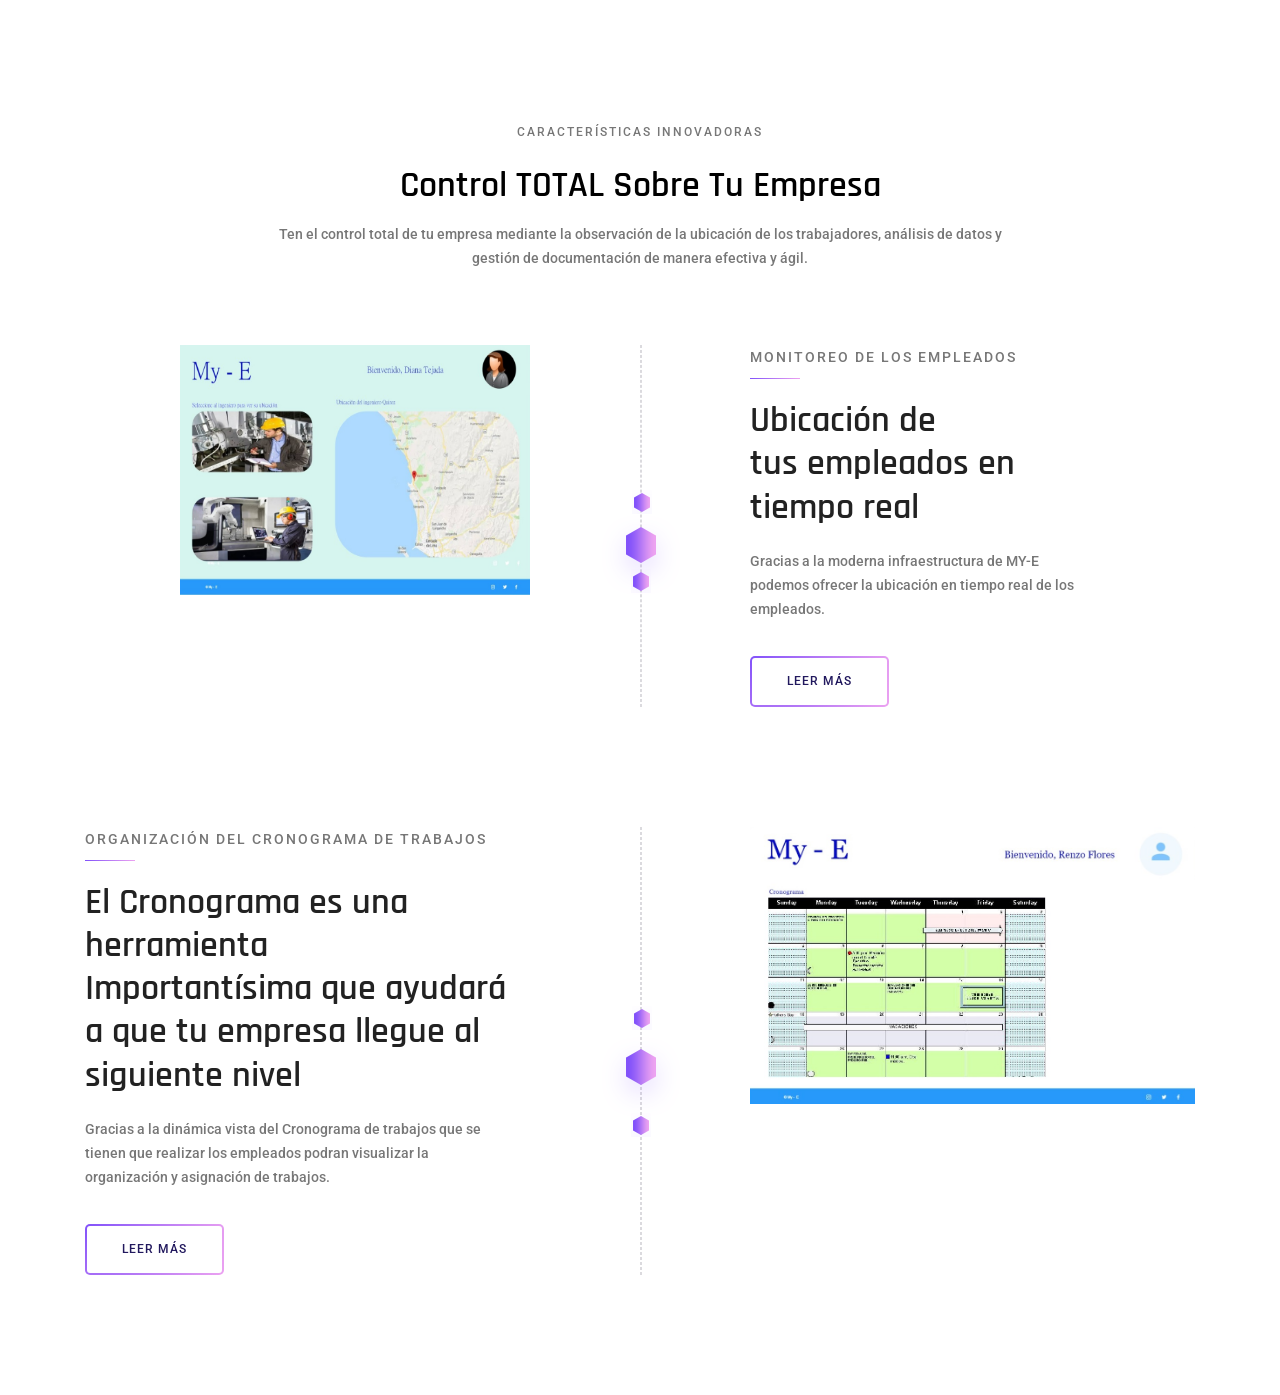
<file: info.html>
<!doctype html>
<html lang="en">

<head>
	<!-- Required meta tags -->
	<meta charset="utf-8">
	<meta name="viewport" content="width=device-width, initial-scale=1, shrink-to-fit=no">
	<link rel="icon" href="images/favicon.ico" type="image/png">
	<title>Astra</title>
	<!-- Bootstrap CSS -->
	<link rel="stylesheet" href="css/bootstrap.css">
	<link rel="stylesheet" href="vendors/linericon/style.css">
	<link rel="stylesheet" href="css/font-awesome.min.css">
	<link rel="stylesheet" href="vendors/owl-carousel/owl.carousel.min.css">
	<link rel="stylesheet" href="css/magnific-popup.css">
	<link rel="stylesheet" href="vendors/nice-select/css/nice-select.css">
	<link rel="stylesheet" href="vendors/animate-css/animate.css">
	<link rel="stylesheet" href="vendors/flaticon/flaticon.css">
	<!-- main css -->
	<link rel="stylesheet" href="css/style.css">
	<!-- Global site tag (gtag.js) - Google Analytics -->
<script async src="https://www.googletagmanager.com/gtag/js?id=G-1S8WQX30WF"></script>
<script>
  window.dataLayer = window.dataLayer || [];
  function gtag(){dataLayer.push(arguments);}
  gtag('js', new Date());

  gtag('config', 'G-1S8WQX30WF');
</script>
</head>
<body>
    
    <section class="section_gap big_features">
		<div class="container">
			<div class="row justify-content-center">
				<div class="col-lg-8 text-center">
					<div class="main_title">
						<p class="top_title">Características Innovadoras</p>
						<h2>Control TOTAL sobre tu empresa</h2>
						<p>Ten el control total de tu empresa mediante la observación de la ubicación de los trabajadores, análisis de datos y gestión de 
								documentación de manera efectiva y ágil.</p>
					</div>
				</div>
			</div>
			<div class="row features_content">
				<div class="col-lg-4 offset-lg-1">
					<div class="big_f_left">
						<img class="img-fluid" src="img/ubi.jpeg" alt="" style="width:500px;height:250px;">
					</div>
				</div>
				<div class="col-lg-4 offset-lg-2">
					<div class="common_style">
						<p class="line">Monitoreo de los empleados</p>
						<h3>Ubicación de<br /> 
						tus empleados en tiempo real</h3>
						<p>Gracias a la moderna infraestructura de MY-E podemos ofrecer la
								ubicación en tiempo real de los empleados.</p>
						<a class="primary_btn" href="template/TutoSql.html"><span>Leer más</span></a>
					</div>
				</div>
				<div class="border-line"></div>
				<img class="shape1"src="img/shape1.png" alt="">		
				<img class="shape2"src="img/shape2.png" alt="">		
				<img class="shape3"src="img/shape1.png" alt="">		
			</div>

			<div class="row features_content bottom-features">
				<div class="col-lg-5">
					<div class="common_style">
						<p class="line">Organización del Cronograma de Trabajos</p>
						<h3>El Cronograma es una herramienta <br /> Importantísima que ayudará a que tu empresa llegue al siguiente nivel</h3>
						<p>Gracias a la dinámica vista del Cronograma de trabajos que se tienen que realizar los empleados podran visualizar la organización y asignación de trabajos.</p>
						<a class="primary_btn" href="template/TutoSql.html"><span>Leer más</span></a>
					</div>
				</div>
				<div class="col-lg-5 offset-lg-2">
					<div class="big_f_left">
						<img class="img-fluid" src="img/CRONO.jpeg" alt="">
					</div>
				</div>
				<div class="border-line"></div>
				<img class="shape1"src="img/shape1.png" alt="">		
				<img class="shape2"src="img/shape2.png" alt="">		
				<img class="shape3"src="img/shape1.png" alt="">		
			</div>
		</div>
	</section>
</body>
</file>
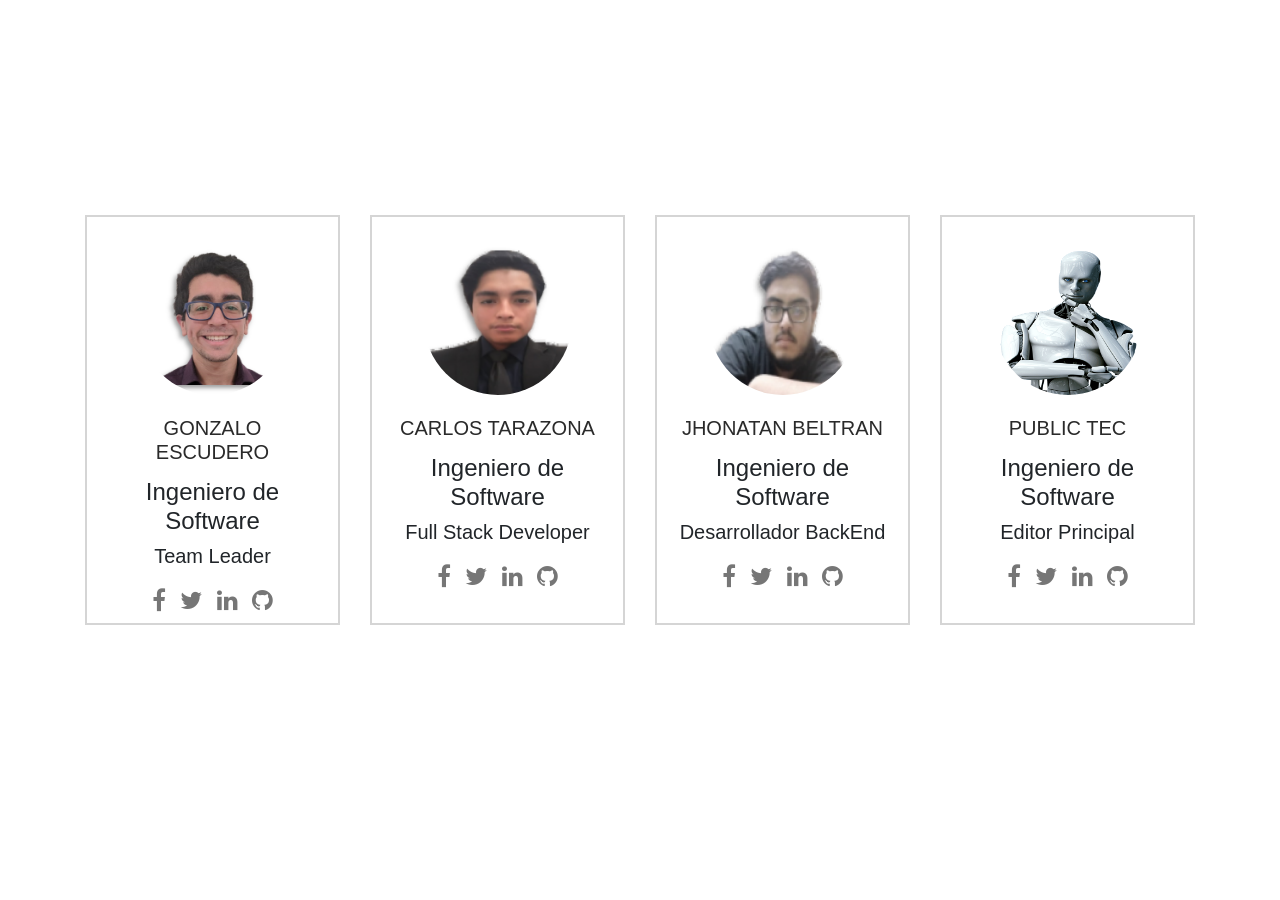
<file: team.html>
<!doctype html>
<html lang="en">

<head>
	<!-- Required meta tags -->
	<meta charset="utf-8">
	<meta name="viewport" content="width=device-width, initial-scale=1, shrink-to-fit=no">
	<link rel="icon" href="images/favicon.ico" type="image/png">
	<title>Nuestro Equipo</title>
	<!-- Bootstrap CSS -->
	<link rel="stylesheet" href="css/bootstrap.css">
	<link rel="stylesheet" href="vendors/linericon/style.css">
	<link rel="stylesheet" href="css/font-awesome.min.css">
	<link rel="stylesheet" href="vendors/owl-carousel/owl.carousel.min.css">
	<link rel="stylesheet" href="css/magnific-popup.css">
	<link rel="stylesheet" href="vendors/nice-select/css/nice-select.css">
	<link rel="stylesheet" href="vendors/animate-css/animate.css">
	<link rel="stylesheet" href="vendors/flaticon/flaticon.css">
	<!-- main css -->
	<link rel="stylesheet" href="css/styleteam.css">
</head>

<body>
    <section class="our-webcoderskull padding-lg">
        <div class="container">
          <div class="row heading heading-icon">
              <h2>Nuestro Equipo</h2>
          </div>
          <ul class="row">
            <li class="col-12 col-md-6 col-lg-3">
                <div class="cnt-block equal-hight" style="height: 410px;">
                  <figure><img src="images/Gonzalo.png" class="img-responsive" alt=""></figure>
                  <h3>Gonzalo Escudero </h3>
                  <h4>Ingeniero de Software</h4>
                  <h5>Team Leader</h5>
                  <ul class="follow-us clearfix">
                    <li><a href="#"><i class="fa fa-facebook" aria-hidden="true"></i></a></li>
                    <li><a href="#"><i class="fa fa-twitter" aria-hidden="true"></i></a></li>
                    <li><a href="#"><i class="fa fa-linkedin" aria-hidden="true"></i></a></li>
                    <li><a href="#"><i class="fa fa-github" aria-hidden="true"></i></a></li>
                  </ul>
                </div>
            </li>
         <li class="col-12 col-md-6 col-lg-3">
                <div class="cnt-block equal-hight" style="height: 410px;">
                  <figure><img src="images/Carlos.png" class="img-responsive" alt=""></figure>
                  <h3>Carlos Tarazona </h3>
                  <h4>Ingeniero de Software</h4>
                  <h5>Full Stack Developer</h5>
                  <ul class="follow-us clearfix">
                    <li><a href="#"><i class="fa fa-facebook" aria-hidden="true"></i></a></li>
                    <li><a href="#"><i class="fa fa-twitter" aria-hidden="true"></i></a></li>
                    <li><a href="#"><i class="fa fa-linkedin" aria-hidden="true"></i></a></li>
                    <li><a href="#"><i class="fa fa-github" aria-hidden="true"></i></a></li>
                  </ul>
                </div>
            </li>
            <li class="col-12 col-md-6 col-lg-3">
                <div class="cnt-block equal-hight" style="height: 410px;">
                  <figure><img src="images/beltran.png" class="img-responsive" alt=""></figure>
                  <h3>Jhonatan Beltran</h3>
                  <h4>Ingeniero de Software</h4>
                  <h5>Desarrollador BackEnd</h5>
                  <ul class="follow-us clearfix">
                    <li><a href="#"><i class="fa fa-facebook" aria-hidden="true"></i></a></li>
                    <li><a href="#"><i class="fa fa-twitter" aria-hidden="true"></i></a></li>
                    <li><a href="#"><i class="fa fa-linkedin" aria-hidden="true"></i></a></li>
                    <li><a href="#"><i class="fa fa-github" aria-hidden="true"></i></a></li>
                  </ul>
                </div>
            </li>
            <li class="col-12 col-md-6 col-lg-3">
                <div class="cnt-block equal-hight" style="height: 410px;">
                  <figure><img src="images/public to.png" class="img-responsive" alt=""></figure>
                  <h3>Public TEC</h3>
                  <h4>Ingeniero de Software</h4>
                  <h5>Editor Principal</h5>
                  <ul class="follow-us clearfix">
                    <li><a href="#"><i class="fa fa-facebook" aria-hidden="true"></i></a></li>
                    <li><a href="#"><i class="fa fa-twitter" aria-hidden="true"></i></a></li>
                    <li><a href="#"><i class="fa fa-linkedin" aria-hidden="true"></i></a></li>
                    <li><a href="#"><i class="fa fa-github" aria-hidden="true"></i></a></li>
                  </ul>
                </div>
            </li>
          </ul>
        </div>
      </section>

</body>

</html>
</file>
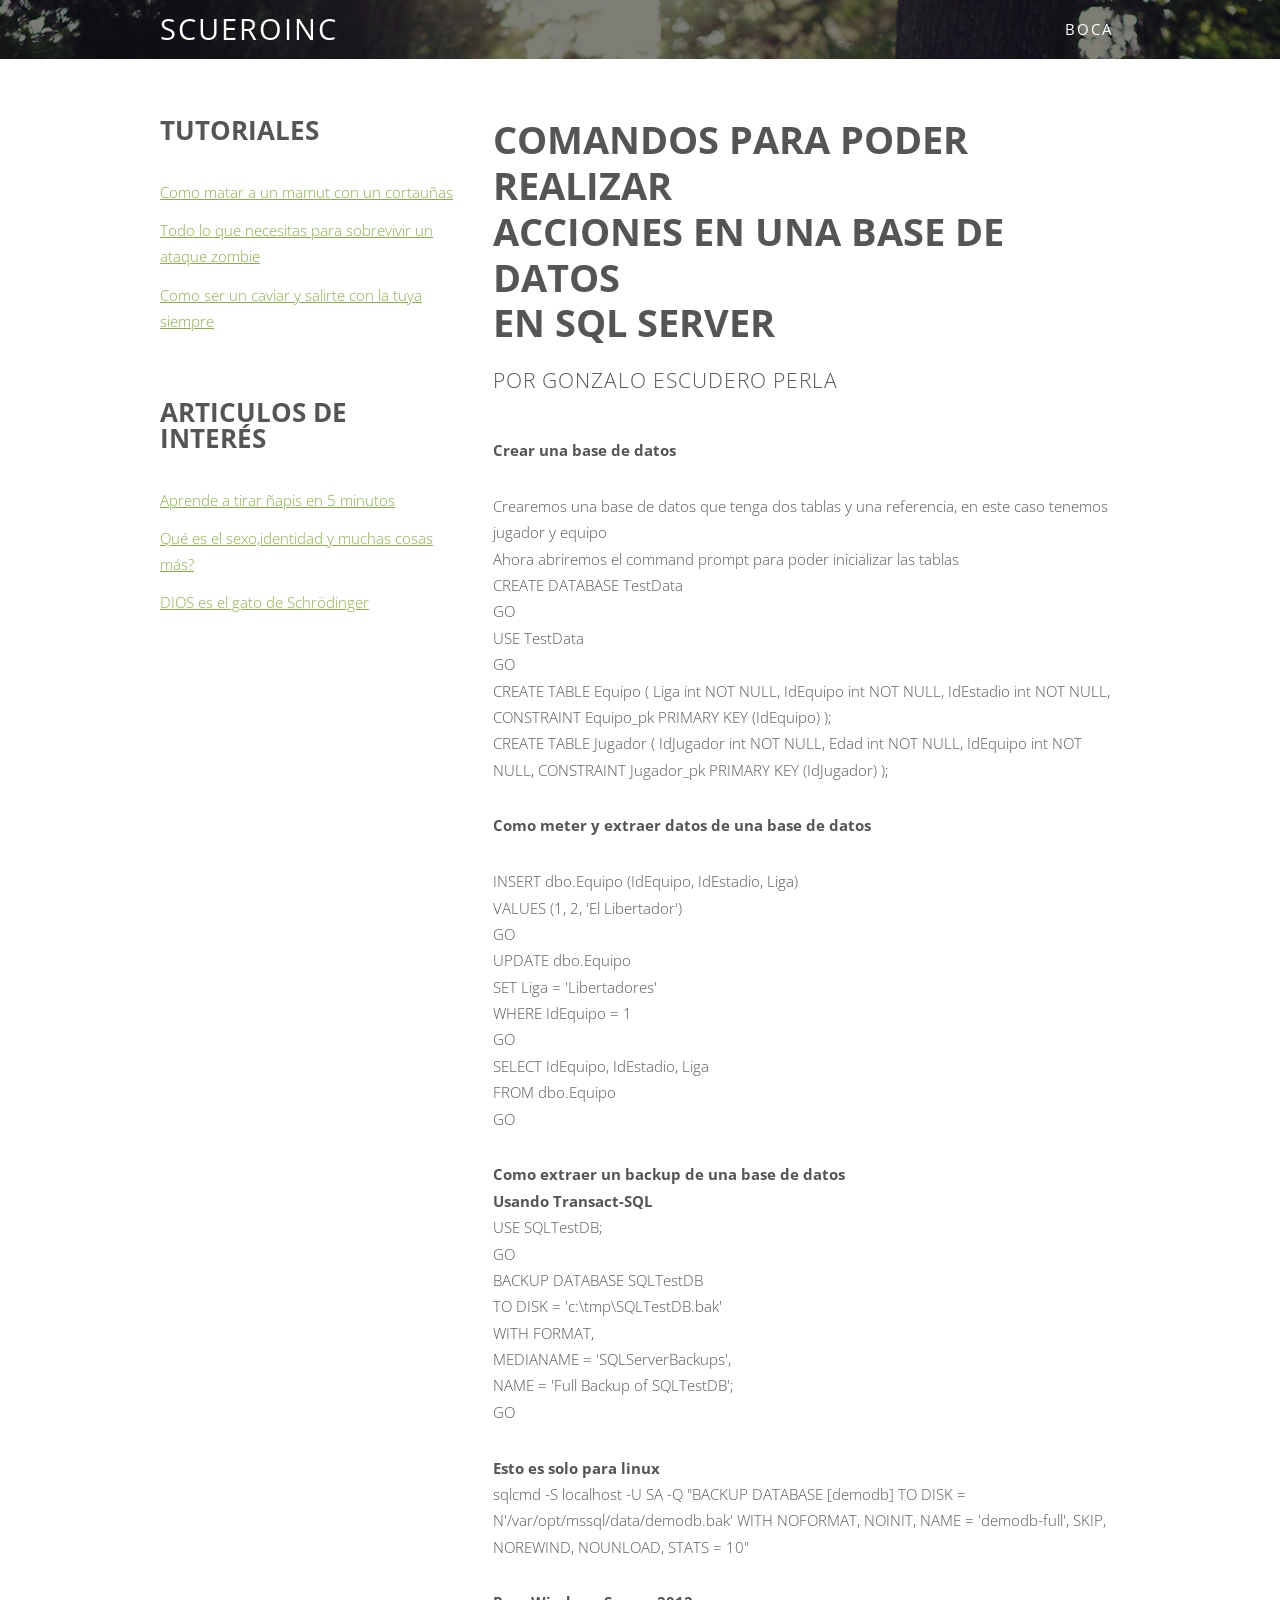
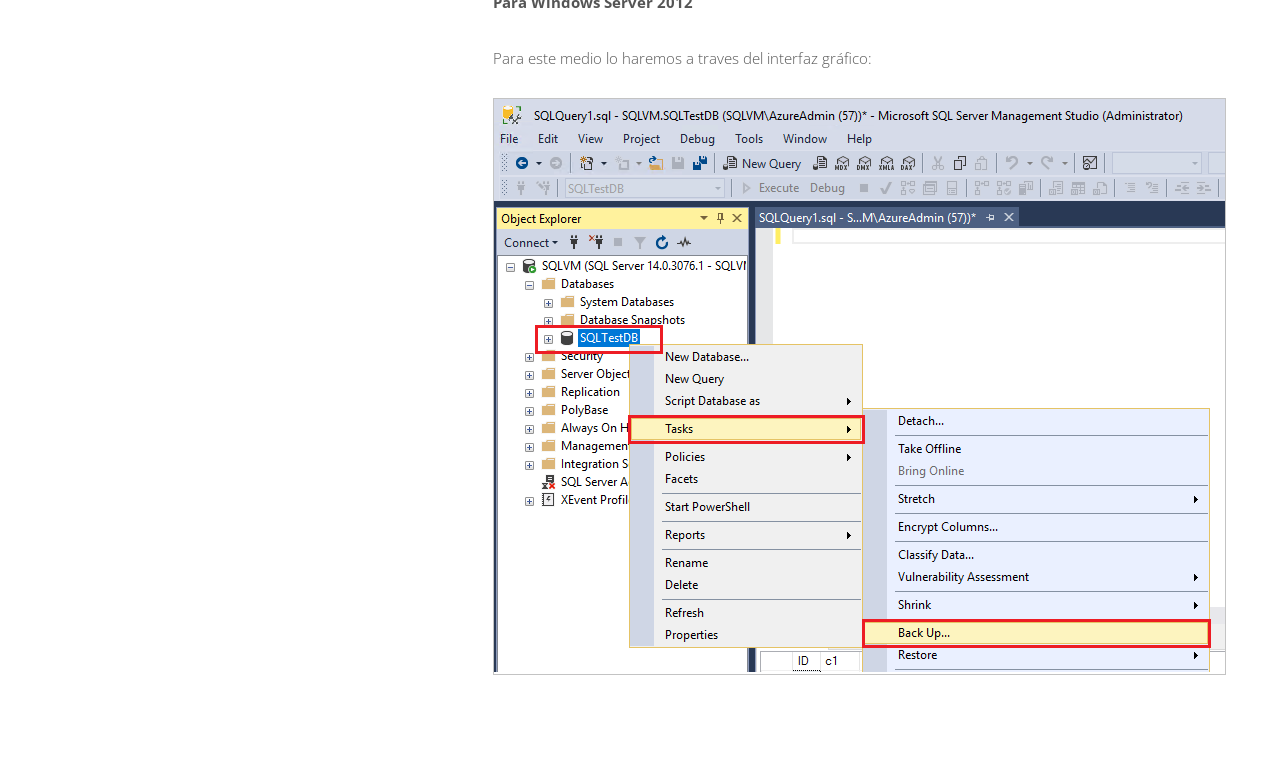
<file: template/TutoSql.html>
<!DOCTYPE HTML>

<html>
	<head>
		<title>Como crear un BD en SQL</title>
		<meta http-equiv="content-type" content="text/html; charset=utf-8" />
		<meta name="description" content="" />
		<meta name="keywords" content="" />
	
		<script src="js/jquery.min.js"></script>
		<script src="js/jquery.dropotron.min.js"></script>
		<script src="js/skel.min.js"></script>
		<script src="js/skel-layers.min.js"></script>
		<script src="js/init.js"></script>
		<noscript>
			<link rel="stylesheet" href="css/sqlwikistyle2.css" />
			<link rel="stylesheet" href="css/skel.css" />
		</noscript>
	
	</head>
	<body>


</div>

		
		<!-- Header Wrapper -->
			<div class="wrapper style1">
			
				<!-- Header -->
					<div id="header">
						<div class="container">
								
							<!-- Logo -->
								<h1><a href="#" id="logo">ScueroInc</a></h1>
							
							<!-- Nav -->
								<nav id="nav">
									<ul>
										<li class="active"><a href="index.html">BOCA</a></li>
										
									</ul>
								</nav>
						</div>
					</div>
			</div>
		
		<!-- Main -->
			<div id="main" class="wrapper style4">
				<div class="container">
					<div class="row">

						<!-- Sidebar -->
						<div id="sidebar" class="4u">
							<section>
								<header class="major">
									<h2>Tutoriales</h2>
								</header>									
								<ul class="default">
									<li><a href="#">Como matar a un mamut con un cortauñas</a></li>
									<li><a href="#">Todo lo que necesitas para sobrevivir un ataque zombie</a></li>
									<li><a href="#">Como ser un caviar y salirte con la tuya siempre</a></li>
								
								</ul>
							</section>
							<section>
								<header class="major">
									<h2>Articulos de interés</h2>
								</header>
								<ul class="default">
									<li><a href="#">Aprende a tirar ñapis en 5 minutos</a></li>
									<li><a href="#">Qué es el sexo,identidad y muchas cosas más?</a></li>
									<li><a href="#">DIOS es el gato de Schrödinger</a></li>
							
								</ul>
							</section>
						</div>

						<!-- Content -->
						<div id="content" class="8u skel-cell-important">
							<section>
								<header class="major">
									<h2 style="line-height: 1.2;">Comandos para poder realizar <br>
										
										acciones en una base de datos 
										<br> en SQL Server</h2>
									<span class="byline">Por Gonzalo Escudero Perla</span>
								</header>
								<div>
									<h5>Crear una base de datos</h5>
									<p>
										<ol>
											<li>Crearemos una base de datos que tenga dos tablas y una referencia, en este caso tenemos jugador y equipo</li>
											<li>Ahora abriremos el command prompt para poder inicializar las tablas</li>
											<li></li>
											<li>CREATE DATABASE TestData  <br>
												GO </li>
											<li>USE TestData <br> 
													GO  </li>
											<li>
													CREATE TABLE Equipo (
														Liga int  NOT NULL,
														IdEquipo int  NOT NULL,
														IdEstadio int  NOT NULL,
														CONSTRAINT Equipo_pk PRIMARY KEY  (IdEquipo)
													);
											</li>
											<li>
													CREATE TABLE Jugador (
														IdJugador int  NOT NULL,
														Edad int  NOT NULL,
														IdEquipo int  NOT NULL,
														CONSTRAINT Jugador_pk PRIMARY KEY  (IdJugador)
													);
													
											</li>
												
										</ol>
									</p>
								</div>
								<div>
									<h5>Como meter y extraer datos de una base de datos</h5>
									<p>
										<ol>
											<li>
													INSERT dbo.Equipo (IdEquipo, IdEstadio, Liga)  <br>
													VALUES (1, 2, 'El Libertador')  <br>
												GO   
											</li>

											<li>
													UPDATE dbo.Equipo  <br>
													SET Liga = 'Libertadores'  <br>
													WHERE IdEquipo = 1  <br>
												GO  
											</li>
											<li>
													SELECT IdEquipo, IdEstadio, Liga <br>  
													FROM dbo.Equipo <br>
												GO 
											</li>
										</ol>
									</p>
								</div>

								<div>
									<h5>Como extraer un backup de una base de datos</h5>
									<h6>Usando Transact-SQL</h6>
									<p>USE SQLTestDB; <br>
											GO <br>
											BACKUP DATABASE SQLTestDB<br>
											TO DISK = 'c:\tmp\SQLTestDB.bak'<br>
											   WITH FORMAT,<br>
												  MEDIANAME = 'SQLServerBackups',<br>
												  NAME = 'Full Backup of SQLTestDB';<br>
											GO</p>
									<h6>Esto es solo para linux</h6>
									<p>
											sqlcmd -S localhost -U SA -Q "BACKUP DATABASE [demodb] TO DISK = N'/var/opt/mssql/data/demodb.bak' WITH NOFORMAT, NOINIT, NAME = 'demodb-full', SKIP, NOREWIND, NOUNLOAD, STATS = 10"
									</p>
								
									<h6>Para Windows Server 2012</h6>
									<p>
										<ol>
											<li>Para este medio lo haremos a traves del interfaz gráfico:</li>
											<br>
										<li><a href="#" class="image"><img src="images/1.png" alt=""></a></li>
										</ol>
									</p>
									
								</div>
							</section>
						</div>
					</div>
				</div>
			</div>
		
		



	</body>
</html>
</file>
<file: vendors/linericon/style.css>
@font-face {
	font-family: 'Linearicons-Free';
	src:url('fonts/Linearicons-Free.eot?w118d');
	src:url('fonts/Linearicons-Free.eot?#iefixw118d') format('embedded-opentype'),
		url('fonts/Linearicons-Free.woff2?w118d') format('woff2'),
		url('fonts/Linearicons-Free.woff?w118d') format('woff'),
		url('fonts/Linearicons-Free.ttf?w118d') format('truetype'),
		url('fonts/Linearicons-Free.svg?w118d#Linearicons-Free') format('svg');
	font-weight: normal;
	font-style: normal;
}

.lnr {
	font-family: 'Linearicons-Free';
	speak: none;
	font-style: normal;
	font-weight: normal;
	font-variant: normal;
	text-transform: none;
	line-height: 1;

	/* Better Font Rendering =========== */
	-webkit-font-smoothing: antialiased;
	-moz-osx-font-smoothing: grayscale;
}

.lnr-home:before {
	content: "\e800";
}
.lnr-apartment:before {
	content: "\e801";
}
.lnr-pencil:before {
	content: "\e802";
}
.lnr-magic-wand:before {
	content: "\e803";
}
.lnr-drop:before {
	content: "\e804";
}
.lnr-lighter:before {
	content: "\e805";
}
.lnr-poop:before {
	content: "\e806";
}
.lnr-sun:before {
	content: "\e807";
}
.lnr-moon:before {
	content: "\e808";
}
.lnr-cloud:before {
	content: "\e809";
}
.lnr-cloud-upload:before {
	content: "\e80a";
}
.lnr-cloud-download:before {
	content: "\e80b";
}
.lnr-cloud-sync:before {
	content: "\e80c";
}
.lnr-cloud-check:before {
	content: "\e80d";
}
.lnr-database:before {
	content: "\e80e";
}
.lnr-lock:before {
	content: "\e80f";
}
.lnr-cog:before {
	content: "\e810";
}
.lnr-trash:before {
	content: "\e811";
}
.lnr-dice:before {
	content: "\e812";
}
.lnr-heart:before {
	content: "\e813";
}
.lnr-star:before {
	content: "\e814";
}
.lnr-star-half:before {
	content: "\e815";
}
.lnr-star-empty:before {
	content: "\e816";
}
.lnr-flag:before {
	content: "\e817";
}
.lnr-envelope:before {
	content: "\e818";
}
.lnr-paperclip:before {
	content: "\e819";
}
.lnr-inbox:before {
	content: "\e81a";
}
.lnr-eye:before {
	content: "\e81b";
}
.lnr-printer:before {
	content: "\e81c";
}
.lnr-file-empty:before {
	content: "\e81d";
}
.lnr-file-add:before {
	content: "\e81e";
}
.lnr-enter:before {
	content: "\e81f";
}
.lnr-exit:before {
	content: "\e820";
}
.lnr-graduation-hat:before {
	content: "\e821";
}
.lnr-license:before {
	content: "\e822";
}
.lnr-music-note:before {
	content: "\e823";
}
.lnr-film-play:before {
	content: "\e824";
}
.lnr-camera-video:before {
	content: "\e825";
}
.lnr-camera:before {
	content: "\e826";
}
.lnr-picture:before {
	content: "\e827";
}
.lnr-book:before {
	content: "\e828";
}
.lnr-bookmark:before {
	content: "\e829";
}
.lnr-user:before {
	content: "\e82a";
}
.lnr-users:before {
	content: "\e82b";
}
.lnr-shirt:before {
	content: "\e82c";
}
.lnr-store:before {
	content: "\e82d";
}
.lnr-cart:before {
	content: "\e82e";
}
.lnr-tag:before {
	content: "\e82f";
}
.lnr-phone-handset:before {
	content: "\e830";
}
.lnr-phone:before {
	content: "\e831";
}
.lnr-pushpin:before {
	content: "\e832";
}
.lnr-map-marker:before {
	content: "\e833";
}
.lnr-map:before {
	content: "\e834";
}
.lnr-location:before {
	content: "\e835";
}
.lnr-calendar-full:before {
	content: "\e836";
}
.lnr-keyboard:before {
	content: "\e837";
}
.lnr-spell-check:before {
	content: "\e838";
}
.lnr-screen:before {
	content: "\e839";
}
.lnr-smartphone:before {
	content: "\e83a";
}
.lnr-tablet:before {
	content: "\e83b";
}
.lnr-laptop:before {
	content: "\e83c";
}
.lnr-laptop-phone:before {
	content: "\e83d";
}
.lnr-power-switch:before {
	content: "\e83e";
}
.lnr-bubble:before {
	content: "\e83f";
}
.lnr-heart-pulse:before {
	content: "\e840";
}
.lnr-construction:before {
	content: "\e841";
}
.lnr-pie-chart:before {
	content: "\e842";
}
.lnr-chart-bars:before {
	content: "\e843";
}
.lnr-gift:before {
	content: "\e844";
}
.lnr-diamond:before {
	content: "\e845";
}
.lnr-linearicons:before {
	content: "\e846";
}
.lnr-dinner:before {
	content: "\e847";
}
.lnr-coffee-cup:before {
	content: "\e848";
}
.lnr-leaf:before {
	content: "\e849";
}
.lnr-paw:before {
	content: "\e84a";
}
.lnr-rocket:before {
	content: "\e84b";
}
.lnr-briefcase:before {
	content: "\e84c";
}
.lnr-bus:before {
	content: "\e84d";
}
.lnr-car:before {
	content: "\e84e";
}
.lnr-train:before {
	content: "\e84f";
}
.lnr-bicycle:before {
	content: "\e850";
}
.lnr-wheelchair:before {
	content: "\e851";
}
.lnr-select:before {
	content: "\e852";
}
.lnr-earth:before {
	content: "\e853";
}
.lnr-smile:before {
	content: "\e854";
}
.lnr-sad:before {
	content: "\e855";
}
.lnr-neutral:before {
	content: "\e856";
}
.lnr-mustache:before {
	content: "\e857";
}
.lnr-alarm:before {
	content: "\e858";
}
.lnr-bullhorn:before {
	content: "\e859";
}
.lnr-volume-high:before {
	content: "\e85a";
}
.lnr-volume-medium:before {
	content: "\e85b";
}
.lnr-volume-low:before {
	content: "\e85c";
}
.lnr-volume:before {
	content: "\e85d";
}
.lnr-mic:before {
	content: "\e85e";
}
.lnr-hourglass:before {
	content: "\e85f";
}
.lnr-undo:before {
	content: "\e860";
}
.lnr-redo:before {
	content: "\e861";
}
.lnr-sync:before {
	content: "\e862";
}
.lnr-history:before {
	content: "\e863";
}
.lnr-clock:before {
	content: "\e864";
}
.lnr-download:before {
	content: "\e865";
}
.lnr-upload:before {
	content: "\e866";
}
.lnr-enter-down:before {
	content: "\e867";
}
.lnr-exit-up:before {
	content: "\e868";
}
.lnr-bug:before {
	content: "\e869";
}
.lnr-code:before {
	content: "\e86a";
}
.lnr-link:before {
	content: "\e86b";
}
.lnr-unlink:before {
	content: "\e86c";
}
.lnr-thumbs-up:before {
	content: "\e86d";
}
.lnr-thumbs-down:before {
	content: "\e86e";
}
.lnr-magnifier:before {
	content: "\e86f";
}
.lnr-cross:before {
	content: "\e870";
}
.lnr-menu:before {
	content: "\e871";
}
.lnr-list:before {
	content: "\e872";
}
.lnr-chevron-up:before {
	content: "\e873";
}
.lnr-chevron-down:before {
	content: "\e874";
}
.lnr-chevron-left:before {
	content: "\e875";
}
.lnr-chevron-right:before {
	content: "\e876";
}
.lnr-arrow-up:before {
	content: "\e877";
}
.lnr-arrow-down:before {
	content: "\e878";
}
.lnr-arrow-left:before {
	content: "\e879";
}
.lnr-arrow-right:before {
	content: "\e87a";
}
.lnr-move:before {
	content: "\e87b";
}
.lnr-warning:before {
	content: "\e87c";
}
.lnr-question-circle:before {
	content: "\e87d";
}
.lnr-menu-circle:before {
	content: "\e87e";
}
.lnr-checkmark-circle:before {
	content: "\e87f";
}
.lnr-cross-circle:before {
	content: "\e880";
}
.lnr-plus-circle:before {
	content: "\e881";
}
.lnr-circle-minus:before {
	content: "\e882";
}
.lnr-arrow-up-circle:before {
	content: "\e883";
}
.lnr-arrow-down-circle:before {
	content: "\e884";
}
.lnr-arrow-left-circle:before {
	content: "\e885";
}
.lnr-arrow-right-circle:before {
	content: "\e886";
}
.lnr-chevron-up-circle:before {
	content: "\e887";
}
.lnr-chevron-down-circle:before {
	content: "\e888";
}
.lnr-chevron-left-circle:before {
	content: "\e889";
}
.lnr-chevron-right-circle:before {
	content: "\e88a";
}
.lnr-crop:before {
	content: "\e88b";
}
.lnr-frame-expand:before {
	content: "\e88c";
}
.lnr-frame-contract:before {
	content: "\e88d";
}
.lnr-layers:before {
	content: "\e88e";
}
.lnr-funnel:before {
	content: "\e88f";
}
.lnr-text-format:before {
	content: "\e890";
}
.lnr-text-format-remove:before {
	content: "\e891";
}
.lnr-text-size:before {
	content: "\e892";
}
.lnr-bold:before {
	content: "\e893";
}
.lnr-italic:before {
	content: "\e894";
}
.lnr-underline:before {
	content: "\e895";
}
.lnr-strikethrough:before {
	content: "\e896";
}
.lnr-highlight:before {
	content: "\e897";
}
.lnr-text-align-left:before {
	content: "\e898";
}
.lnr-text-align-center:before {
	content: "\e899";
}
.lnr-text-align-right:before {
	content: "\e89a";
}
.lnr-text-align-justify:before {
	content: "\e89b";
}
.lnr-line-spacing:before {
	content: "\e89c";
}
.lnr-indent-increase:before {
	content: "\e89d";
}
.lnr-indent-decrease:before {
	content: "\e89e";
}
.lnr-pilcrow:before {
	content: "\e89f";
}
.lnr-direction-ltr:before {
	content: "\e8a0";
}
.lnr-direction-rtl:before {
	content: "\e8a1";
}
.lnr-page-break:before {
	content: "\e8a2";
}
.lnr-sort-alpha-asc:before {
	content: "\e8a3";
}
.lnr-sort-amount-asc:before {
	content: "\e8a4";
}
.lnr-hand:before {
	content: "\e8a5";
}
.lnr-pointer-up:before {
	content: "\e8a6";
}
.lnr-pointer-right:before {
	content: "\e8a7";
}
.lnr-pointer-down:before {
	content: "\e8a8";
}
.lnr-pointer-left:before {
	content: "\e8a9";
}
</file>
<file: vendors/nice-select/css/nice-select.css>
.nice-select {
  -webkit-tap-highlight-color: transparent;
  background-color: #fff;
  border-radius: 5px;
  border: solid 1px #e8e8e8;
  box-sizing: border-box;
  clear: both;
  cursor: pointer;
  display: block;
  float: left;
  font-family: inherit;
  font-size: 14px;
  font-weight: normal;
  height: 42px;
  line-height: 40px;
  outline: none;
  padding-left: 18px;
  padding-right: 30px;
  position: relative;
  text-align: left !important;
  -webkit-transition: all 0.2s ease-in-out;
  transition: all 0.2s ease-in-out;
  -webkit-user-select: none;
     -moz-user-select: none;
      -ms-user-select: none;
          user-select: none;
  white-space: nowrap;
  width: auto; }
  .nice-select:hover {
    border-color: #dbdbdb; }
  .nice-select:active, .nice-select.open, .nice-select:focus {
    border-color: #999; }
  .nice-select:after {
    border-bottom: 2px solid #999;
    border-right: 2px solid #999;
    content: '';
    display: block;
    height: 5px;
    margin-top: -4px;
    pointer-events: none;
    position: absolute;
    right: 12px;
    top: 50%;
    -webkit-transform-origin: 66% 66%;
        -ms-transform-origin: 66% 66%;
            transform-origin: 66% 66%;
    -webkit-transform: rotate(45deg);
        -ms-transform: rotate(45deg);
            transform: rotate(45deg);
    -webkit-transition: all 0.15s ease-in-out;
    transition: all 0.15s ease-in-out;
    width: 5px; }
  .nice-select.open:after {
    -webkit-transform: rotate(-135deg);
        -ms-transform: rotate(-135deg);
            transform: rotate(-135deg); }
  .nice-select.open .list {
    opacity: 1;
    pointer-events: auto;
    -webkit-transform: scale(1) translateY(0);
        -ms-transform: scale(1) translateY(0);
            transform: scale(1) translateY(0); }
  .nice-select.disabled {
    border-color: #ededed;
    color: #999;
    pointer-events: none; }
    .nice-select.disabled:after {
      border-color: #cccccc; }
  .nice-select.wide {
    width: 100%; }
    .nice-select.wide .list {
      left: 0 !important;
      right: 0 !important; }
  .nice-select.right {
    float: right; }
    .nice-select.right .list {
      left: auto;
      right: 0; }
  .nice-select.small {
    font-size: 12px;
    height: 36px;
    line-height: 34px; }
    .nice-select.small:after {
      height: 4px;
      width: 4px; }
    .nice-select.small .option {
      line-height: 34px;
      min-height: 34px; }
  .nice-select .list {
    background-color: #fff;
    border-radius: 5px;
    box-shadow: 0 0 0 1px rgba(68, 68, 68, 0.11);
    box-sizing: border-box;
    margin-top: 4px;
    opacity: 0;
    overflow: hidden;
    padding: 0;
    pointer-events: none;
    position: absolute;
    top: 100%;
    left: 0;
    -webkit-transform-origin: 50% 0;
        -ms-transform-origin: 50% 0;
            transform-origin: 50% 0;
    -webkit-transform: scale(0.75) translateY(-21px);
        -ms-transform: scale(0.75) translateY(-21px);
            transform: scale(0.75) translateY(-21px);
    -webkit-transition: all 0.2s cubic-bezier(0.5, 0, 0, 1.25), opacity 0.15s ease-out;
    transition: all 0.2s cubic-bezier(0.5, 0, 0, 1.25), opacity 0.15s ease-out;
    z-index: 9; }
    .nice-select .list:hover .option:not(:hover) {
      background-color: transparent !important; }
  .nice-select .option {
    cursor: pointer;
    font-weight: 400;
    line-height: 40px;
    list-style: none;
    min-height: 40px;
    outline: none;
    padding-left: 18px;
    padding-right: 29px;
    text-align: left;
    -webkit-transition: all 0.2s;
    transition: all 0.2s; }
    .nice-select .option:hover, .nice-select .option.focus, .nice-select .option.selected.focus {
      background-color: #f6f6f6; }
    .nice-select .option.selected {
      font-weight: bold; }
    .nice-select .option.disabled {
      background-color: transparent;
      color: #999;
      cursor: default; }

.no-csspointerevents .nice-select .list {
  display: none; }

.no-csspointerevents .nice-select.open .list {
  display: block; }
</file>
<file: vendors/flaticon/flaticon.css>
/*
  	Flaticon icon font: Flaticon
  	Creation date: 26/06/2018 17:19
  	*/

@font-face {
  font-family: "Flaticon";
  src: url("./Flaticon.eot");
  src: url("./Flaticon.eot?#iefix") format("embedded-opentype"),
       url("./Flaticon.woff") format("woff"),
       url("./Flaticon.ttf") format("truetype"),
       url("./Flaticon.svg#Flaticon") format("svg");
  font-weight: normal;
  font-style: normal;
}

@media screen and (-webkit-min-device-pixel-ratio:0) {
  @font-face {
    font-family: "Flaticon";
    src: url("./Flaticon.svg#Flaticon") format("svg");
  }
}

[class^="flaticon-"]:before, [class*=" flaticon-"]:before,
[class^="flaticon-"]:after, [class*=" flaticon-"]:after {   
  font-family: Flaticon;
        font-size: 20px;
font-style: normal;
margin-left: 20px;
}

.flaticon-skyline:before { content: "\f100"; }
.flaticon-sketch:before { content: "\f101"; }
.flaticon-city:before { content: "\f102"; }
</file>
<file: css/style.css>
/*----------------------------------------------------
@File: Default Styles
@Author: SPONDON IT

This file contains the styling for the actual theme, this
is the file you need to edit to change the look of the
theme.
---------------------------------------------------- */
/*=====================================================================
@Template Name: HostHub Construction 
@Developed By: Naim Lasker
Author E-mail: naimlasker@gmail.com

=====================================================================*/
/*----------------------------------------------------*/
/*font Variables*/
/*Color Variables*/
/*=================== fonts ====================*/
@import url("https://fonts.googleapis.com/css?family=Rajdhani:400,600|Roboto:400,500,500i");
/*---------------------------------------------------- */
/*----------------------------------------------------*/
/* Medium Layout: 1280px */
/* Tablet Layout: 768px */
/* Mobile Layout: 320px */
/* Wide Mobile Layout: 480px */
/*---------------------------------------------------- */
/*----------------------------------------------------*/
body {
  line-height: 24px;
  font-size: 14px;
  font-family: "Roboto", sans-serif;
  font-weight: 500;
  color: #777777; }

h1,
h2,
h3,
h4,
h5,
h6 {
  font-family: "Rajdhani", sans-serif;
  font-weight: 600; }
h2_r{
  font-family: "Rajdhani", sans-serif;
  font-weight: 600;
  color: #e8031b;

}
h2_titleteam{
  color: #ffffff;
      font-size: 48px;
      font-family: "Rajdhani", sans-serif;
      font-weight: bold;
      margin-bottom: 180px;

}
h2_team{
  color: #ffffff;
  font-size: 30px;
  font-family: "Rajdhani", sans-serif;
  font-weight: bold;
  margin-bottom: 18px;

}
h2_b{
  font-family: "Rajdhani", sans-serif;
  font-weight: 600;
  color: #ffffff;


}
.list {
  list-style: none;
  margin: 0px;
  padding: 0px; }

a {
  text-decoration: none;
  transition: all 0.3s ease-in-out; }
  a:hover, a:focus {
    text-decoration: none;
    outline: none; }

button:focus {
  outline: none;
  box-shadow: none; }

.mt-25 {
  margin-top: 25px; }

.p0 {
  padding-left: 0px;
  padding-right: 0px; }

.white_bg {
  background: #fff !important; }

/*---------------------------------------------------- */
/*----------------------------------------------------*/
.section_gap {
  padding: 120px 0; }
  @media (max-width: 991px) {
    .section_gap {
      padding: 80px 0; } }

.section_gap_top {
  padding-top: 120px; }
  @media (max-width: 991px) {
    .section_gap_top {
      padding-top: 80px; } }

.section_gap_bottom {
  padding-bottom: 120px; }
  @media (max-width: 991px) {
    .section_gap_bottom {
      padding-bottom: 80px; } }

/* Main Title Area css
============================================================================================ */
.main_title {
  text-align: center;
  margin-bottom: 75px; }
  @media (max-width: 767px) {
    .main_title {
      margin-bottom: 40px; } }
  .main_title h2 {
    font-family: "Rajdhani", sans-serif;
    font-size: 36px;
    color: #000;
    font-weight: 600;
    margin-bottom: 15px;
    text-transform: capitalize; }
  .main_title p {
    font-size: 14px;
    font-family: "Roboto", sans-serif;
    line-height: 24px;
    color: #777777;
    margin-bottom: 0px;
    margin: auto; }
  .main_title.white h2 {
    color: #fff; }
  .main_title.white p {
    color: #fff;
    opacity: .6; }
  .main_title .top_title {
    text-transform: uppercase;
    font-size: 12px;
    letter-spacing: 2px;
    margin-bottom: 20px; }

/* End Main Title Area css
============================================================================================ */
/* Start Gradient Area css
============================================================================================ */
.gradient-bg, .header_area .navbar .nav .nav-item.submenu ul .nav-item:hover .nav-link, .blog_right_sidebar .widget_title, .blog_right_sidebar .newsletter_widget .bbtns, .blog_right_sidebar .tag_cloud_widget ul li a:hover, .blog-pagination .page-item.active .page-link, .blog-pagination .page-link:hover, .comments-area .btn-reply:hover, .recent_update_inner .nav.nav-tabs li a.active, .recent_update_inner .nav.nav-tabs li a:hover, .common_style .line:after, .price_item:hover .price_head, .price_item:hover .price_footer, .testimonial_area .active_testimonial .owl-dots, .news_widget .input-group .sub-btn {
  background: -webkit-linear-gradient(90deg, #8252fa 0%, #eca2f1 100%);
  background: -moz-linear-gradient(90deg, #8252fa 0%, #eca2f1 100%);
  background: -o-linear-gradient(90deg, #8252fa 0%, #eca2f1 100%);
  background: linear-gradient(90deg, #8252fa 0%, #eca2f1 100%); }

.border-gradient {
  border-image: -webkit-linear-gradient(90deg, #8252fa 0%, #eca2f1 100%);
  border-image: -moz-linear-gradient(90deg, #8252fa 0%, #eca2f1 100%);
  border-image: -o-linear-gradient(90deg, #8252fa 0%, #eca2f1 100%);
  border-image: linear-gradient(90deg, #8252fa 0%, #eca2f1 100%); }

.gradient-bg2 {
  background: -webkit-linear-gradient(90deg, #8252fa 0%, #eca2f1 100%);
  background: -moz-linear-gradient(90deg, #8252fa 0%, #eca2f1 100%);
  background: -o-linear-gradient(90deg, #8252fa 0%, #eca2f1 100%);
  background: linear-gradient(90deg, #8252fa 0%, #eca2f1 100%); }

.gradient-color, .contact_info .info_item i, .recent_update_inner .nav.nav-tabs li a span.lnr {
  background: -webkit-linear-gradient(90deg, #8252fa 0%, #eca2f1 100%);
  background: -moz-linear-gradient(90deg, #8252fa 0%, #eca2f1 100%);
  background: -o-linear-gradient(90deg, #8252fa 0%, #eca2f1 100%);
  background: linear-gradient(90deg, #8252fa 0%, #eca2f1 100%);
  -webkit-background-clip: text;
  -webkit-text-fill-color: transparent; }

/* End Gradient Area css
============================================================================================ */
.primary_btn {
  display: inline-block;
  color: #22195e;
  letter-spacing: 1px;
  font-family: "Roboto", sans-serif;
  font-size: 12px;
  font-weight: 500;
  line-height: 47px;
  outline: none !important;
  text-align: center;
  cursor: pointer;
  text-transform: uppercase;
  border: double 2px transparent;
  border-radius: 5px;
  background-image: linear-gradient(white, white), radial-gradient(circle at top left, #8252fa, #eca2f1);
  background-image: -webkit-linear-gradient(white, white), -webkit-radial-gradient(circle at top left, #8252fa, #eca2f1);
  background-image: -moz-linear-gradient(white, white), -moz-radial-gradient(circle at top left, #8252fa, #eca2f1);
  background-image: -ms-linear-gradient(white, white), -ms-radial-gradient(circle at top left, #8252fa, #eca2f1);
  background-image: -o-linear-gradient(white, white), -o-radial-gradient(circle at top left, #8252fa, #eca2f1);
  background-origin: border-box;
  background-clip: content-box, border-box; }
  .primary_btn span {
    padding: 0 35px; }
  .primary_btn:hover {
    background-image: linear-gradient(to right, #8252fa 0%, #eca2f1 100%), radial-gradient(circle at top left, #8252fa, #eca2f1);
    background-image: -webkit-linear-gradient(to right, #8252fa 0%, #eca2f1 100%), -webkit-radial-gradient(circle at top left, #8252fa, #eca2f1);
    background-image: -moz-linear-gradient(to right, #8252fa 0%, #eca2f1 100%), -moz-radial-gradient(circle at top left, #8252fa, #eca2f1);
    background-image: -ms-linear-gradient(to right, #8252fa 0%, #eca2f1 100%), -ms-radial-gradient(circle at top left, #8252fa, #eca2f1);
    background-image: -o-linear-gradient(to right, #8252fa 0%, #eca2f1 100%), -o-radial-gradient(circle at top left, #8252fa, #eca2f1);
    color: #fff;
    box-shadow: 0px 10px 30px rgba(130, 82, 250, 0.2);
    border: 2px solid transparent; }

.overlay {
  position: absolute;
  left: 0;
  top: 0;
  height: 100%;
  width: 100%; }

/* Start Video Play css
============================================================================================ */
.video-play-button {
  position: relative;
  box-sizing: content-box;
  display: inline-block;
  width: 32px;
  height: 44px;
  border-radius: 50%;
  padding: 46px 8px 18px 28px; }
  .video-play-button:before, .video-play-button:after {
    content: "";
    position: absolute;
    left: 50%;
    top: 50%;
    -webkit-transform: translate(-50%, -50%);
    -moz-transform: translate(-50%, -50%);
    -ms-transform: translate(-50%, -50%);
    -o-transform: translate(-50%, -50%);
    transform: translate(-50%, -50%);
    display: block;
    width: 60px;
    height: 60px;
    background: -webkit-linear-gradient(90deg, #e93d88 0%, #e5935a 100%);
    background: -moz-linear-gradient(90deg, #e93d88 0%, #e5935a 100%);
    background: -o-linear-gradient(90deg, #e93d88 0%, #e5935a 100%);
    background: linear-gradient(90deg, #e93d88 0%, #e5935a 100%);
    border-radius: 50%; }
  .video-play-button:before {
    z-index: 0;
    -webkit-animation: pulse-border 2000ms ease-out infinite;
    -moz-animation: pulse-border 2000ms ease-out infinite;
    -o-animation: pulse-border 2000ms ease-out infinite;
    animation: pulse-border 2000ms ease-out infinite; }
  .video-play-button:after {
    z-index: 1;
    -webkit-transition: all 200ms ease;
    -moz-transition: all 200ms ease;
    -o-transition: all 200ms ease;
    transition: all 200ms ease; }
  .video-play-button span {
    display: block;
    position: relative;
    z-index: 3;
    width: 0;
    height: 0;
    border-left: 16px solid #ffffff;
    border-top: 8px solid transparent;
    border-bottom: 8px solid transparent; }
  .video-play-button:hover:after {
    background-color: #5e20f9; }

@-webkit-keyframes pulse-border {
  0% {
    -webkit-transform: translate(-50%, -50%) translateZ(0) scale(1);
    -moz-transform: translate(-50%, -50%) translateZ(0) scale(1);
    -ms-transform: translate(-50%, -50%) translateZ(0) scale(1);
    -o-transform: translate(-50%, -50%) translateZ(0) scale(1);
    transform: translate(-50%, -50%) translateZ(0) scale(1);
    opacity: .7; }
  100% {
    -webkit-transform: translate(-50%, -50%) translateZ(0) scale(1.5);
    -moz-transform: translate(-50%, -50%) translateZ(0) scale(1.5);
    -ms-transform: translate(-50%, -50%) translateZ(0) scale(1.5);
    -o-transform: translate(-50%, -50%) translateZ(0) scale(1.5);
    transform: translate(-50%, -50%) translateZ(0) scale(1.5);
    opacity: 0.1; } }
@-moz-keyframes pulse-border {
  0% {
    -webkit-transform: translate(-50%, -50%) translateZ(0) scale(1);
    -moz-transform: translate(-50%, -50%) translateZ(0) scale(1);
    -ms-transform: translate(-50%, -50%) translateZ(0) scale(1);
    -o-transform: translate(-50%, -50%) translateZ(0) scale(1);
    transform: translate(-50%, -50%) translateZ(0) scale(1);
    opacity: .7; }
  100% {
    -webkit-transform: translate(-50%, -50%) translateZ(0) scale(1.5);
    -moz-transform: translate(-50%, -50%) translateZ(0) scale(1.5);
    -ms-transform: translate(-50%, -50%) translateZ(0) scale(1.5);
    -o-transform: translate(-50%, -50%) translateZ(0) scale(1.5);
    transform: translate(-50%, -50%) translateZ(0) scale(1.5);
    opacity: 0.1; } }
@-o-keyframes pulse-border {
  0% {
    -webkit-transform: translate(-50%, -50%) translateZ(0) scale(1);
    -moz-transform: translate(-50%, -50%) translateZ(0) scale(1);
    -ms-transform: translate(-50%, -50%) translateZ(0) scale(1);
    -o-transform: translate(-50%, -50%) translateZ(0) scale(1);
    transform: translate(-50%, -50%) translateZ(0) scale(1);
    opacity: .7; }
  100% {
    -webkit-transform: translate(-50%, -50%) translateZ(0) scale(1.5);
    -moz-transform: translate(-50%, -50%) translateZ(0) scale(1.5);
    -ms-transform: translate(-50%, -50%) translateZ(0) scale(1.5);
    -o-transform: translate(-50%, -50%) translateZ(0) scale(1.5);
    transform: translate(-50%, -50%) translateZ(0) scale(1.5);
    opacity: 0.1; } }
@keyframes pulse-border {
  0% {
    -webkit-transform: translate(-50%, -50%) translateZ(0) scale(1);
    -moz-transform: translate(-50%, -50%) translateZ(0) scale(1);
    -ms-transform: translate(-50%, -50%) translateZ(0) scale(1);
    -o-transform: translate(-50%, -50%) translateZ(0) scale(1);
    transform: translate(-50%, -50%) translateZ(0) scale(1);
    opacity: .7; }
  100% {
    -webkit-transform: translate(-50%, -50%) translateZ(0) scale(1.5);
    -moz-transform: translate(-50%, -50%) translateZ(0) scale(1.5);
    -ms-transform: translate(-50%, -50%) translateZ(0) scale(1.5);
    -o-transform: translate(-50%, -50%) translateZ(0) scale(1.5);
    transform: translate(-50%, -50%) translateZ(0) scale(1.5);
    opacity: 0.1; } }
/* End Video Play css
============================================================================================ */
/*---------------------------------------------------- */
/*----------------------------------------------------*/
.header_area {
  position: relative;
  width: 100%;
  z-index: 9999;
  background: #ffffff; }
  .header_area .navbar-brand {
    margin-right: 30px; }
  .header_area .menu_nav {
    width: 100%; }
  .header_area .navbar {
    background: transparent;
    padding: 0px;
    border: 0px;
    border-radius: 0px;
    width: 100%; }
    .header_area .navbar .nav .nav-item {
      margin-right: 45px; }
      .header_area .navbar .nav .nav-item .nav-link {
        font: 500 12px/100px "Roboto", sans-serif;
        text-transform: uppercase;
        color: #000000;
        padding: 0px;
        display: inline-block; }
        .header_area .navbar .nav .nav-item .nav-link:after {
          display: none; }
      .header_area .navbar .nav .nav-item:hover .nav-link, .header_area .navbar .nav .nav-item.active .nav-link {
        color: #8252fa; }
      .header_area .navbar .nav .nav-item.submenu {
        position: relative; }
        .header_area .navbar .nav .nav-item.submenu ul {
          border: none;
          padding: 0px;
          border-radius: 0px;
          box-shadow: none;
          margin: 0px;
          background: #fff; }
          @media (min-width: 992px) {
            .header_area .navbar .nav .nav-item.submenu ul {
              position: absolute;
              top: 120%;
              left: 0px;
              min-width: 200px;
              text-align: left;
              opacity: 0;
              transition: all 300ms ease-in;
              visibility: hidden;
              display: block;
              border: none;
              padding: 0px;
              border-radius: 0px;
              box-shadow: 0px 10px 30px 0px rgba(0, 0, 0, 0.4); } }
          .header_area .navbar .nav .nav-item.submenu ul:before {
            content: "";
            width: 0;
            height: 0;
            border-style: solid;
            border-width: 10px 10px 0 10px;
            border-color: #eeeeee transparent transparent transparent;
            position: absolute;
            right: 24px;
            top: 45px;
            z-index: 3;
            opacity: 0;
            transition: all 400ms linear; }
          .header_area .navbar .nav .nav-item.submenu ul .nav-item {
            display: block;
            float: none;
            margin-right: 0px;
            border-bottom: 1px solid #ededed;
            margin-left: 0px;
            transition: all 0.4s linear; }
            .header_area .navbar .nav .nav-item.submenu ul .nav-item .nav-link {
              line-height: 45px;
              color: #222222;
              padding: 0px 30px;
              transition: all 150ms linear;
              display: block;
              margin-right: 0px; }
            .header_area .navbar .nav .nav-item.submenu ul .nav-item:last-child {
              border-bottom: none; }
            .header_area .navbar .nav .nav-item.submenu ul .nav-item:hover .nav-link {
              color: #fff; }
        @media (min-width: 992px) {
          .header_area .navbar .nav .nav-item.submenu:hover ul {
            visibility: visible;
            opacity: 1;
            top: 100%; } }
        .header_area .navbar .nav .nav-item.submenu:hover ul .nav-item {
          margin-top: 0px; }
      .header_area .navbar .nav .nav-item:last-child {
        margin-right: 0px; }
  .header_area.navbar_fixed .main_menu {
    position: fixed;
    width: 100%;
    top: -70px;
    left: 0;
    right: 0;
    background: #ffffff;
    transform: translateY(70px);
    transition: transform 500ms ease, background 500ms ease;
    -webkit-transition: transform 500ms ease, background 500ms ease;
    box-shadow: 0px 3px 16px 0px rgba(0, 0, 0, 0.1); }
    .header_area.navbar_fixed .main_menu .navbar .nav .nav-item .nav-link {
      line-height: 70px; }
  @media (min-width: 992px) {
    .header_area.white_menu .navbar .navbar-brand img {
      display: none; }
      .header_area.white_menu .navbar .navbar-brand img + img {
        display: inline-block; } }
  @media (max-width: 991px) {
    .header_area.white_menu .navbar .navbar-brand img {
      display: inline-block; }
      .header_area.white_menu .navbar .navbar-brand img + img {
        display: none; } }
  .header_area.white_menu .navbar .nav .nav-item .nav-link {
    color: #fff; }
  .header_area.white_menu.navbar_fixed .main_menu .navbar .navbar-brand img {
    display: inline-block; }
    .header_area.white_menu.navbar_fixed .main_menu .navbar .navbar-brand img + img {
      display: none; }
  .header_area.white_menu.navbar_fixed .main_menu .navbar .nav .nav-item .nav-link {
    line-height: 70px;
    color: #222222; }
  .header_area .navbar-right .primary_btn {
    min-width: 145px;
    background-image: linear-gradient(to right, #8252fa 0%, #eca2f1 100%), radial-gradient(circle at top left, #8252fa, #eca2f1);
    background-image: -webkit-linear-gradient(to right, #8252fa 0%, #eca2f1 100%), -webkit-radial-gradient(circle at top left, #8252fa, #eca2f1);
    background-image: -moz-linear-gradient(to right, #8252fa 0%, #eca2f1 100%), -moz-radial-gradient(circle at top left, #8252fa, #eca2f1);
    background-image: -ms-linear-gradient(to right, #8252fa 0%, #eca2f1 100%), -ms-radial-gradient(circle at top left, #8252fa, #eca2f1);
    background-image: -o-linear-gradient(to right, #8252fa 0%, #eca2f1 100%), -o-radial-gradient(circle at top left, #8252fa, #eca2f1);
    color: #fff; }
    .header_area .navbar-right .primary_btn:hover {
      background: transparent;
      color: #222222;
      background-image: linear-gradient(white, white), radial-gradient(circle at top left, #8252fa, #eca2f1);
      background-image: -webkit-linear-gradient(white, white), -webkit-radial-gradient(circle at top left, #8252fa, #eca2f1);
      background-image: -moz-linear-gradient(white, white), -moz-radial-gradient(circle at top left, #8252fa, #eca2f1);
      background-image: -ms-linear-gradient(white, white), -ms-radial-gradient(circle at top left, #8252fa, #eca2f1);
      background-image: -o-linear-gradient(white, white), -o-radial-gradient(circle at top left, #8252fa, #eca2f1);
      background-origin: border-box;
      background-clip: content-box, border-box; }

/*---------------------------------------------------- */
/*----------------------------------------------------*/
/* Home Banner Area css
============================================================================================ */
.home_banner_area {
  z-index: 1;
  background: url(../img/banner/home-banner.png) no-repeat right center;
  background-size: cover; }
  .home_banner_area .banner_inner {
    width: 100%; }
    .home_banner_area .banner_inner .home_right_img {
      padding-top: 260px;
      padding-bottom: 142px; }
    .home_banner_area .banner_inner .col-lg-5 {
      vertical-align: middle;
      align-self: center; }
    .home_banner_area .banner_inner .banner_content {
      text-align: left;
      color: #fff; }
      .home_banner_area .banner_inner .banner_content h2 {
        margin-top: 0px;
        font-size: 48px;
        font-weight: 400;
        line-height: 54px;
        margin-bottom: 20px; }
      .home_banner_area .banner_inner .banner_content p {
        color: #fff;
        font-size: 14px;
        margin-bottom: 20px; }
      .home_banner_area .banner_inner .banner_content .primary_btn {
        border-color: #fff;
        background: rgba(255, 255, 255, 0.1);
        color: #fff;
        margin-right: 30px; }
        .home_banner_area .banner_inner .banner_content .primary_btn:hover {
          background: #fff;
          color: #222222; }
      .home_banner_area .banner_inner .banner_content .watch_video {
        margin: 0 30px;
        font-size: 12px;
        text-transform: uppercase; }

.blog_banner {
  min-height: 780px;
  position: relative;
  z-index: 1;
  overflow: hidden;
  margin-bottom: 0px; }
  .blog_banner .banner_inner {
    background: #04091e;
    position: relative;
    overflow: hidden;
    width: 100%;
    min-height: 780px;
    z-index: 1; }
    .blog_banner .banner_inner .overlay {
      background: url(../img/banner/banner-2.jpg) no-repeat scroll center center;
      opacity: .5;
      height: 125%;
      position: absolute;
      left: 0px;
      top: 0px;
      width: 100%;
      z-index: -1; }
    .blog_banner .banner_inner .blog_b_text {
      max-width: 700px;
      margin: auto;
      color: #fff;
      margin-top: 40px; }
      .blog_banner .banner_inner .blog_b_text h2 {
        font-size: 60px;
        font-weight: 500;
        font-family: "Roboto", sans-serif;
        line-height: 66px;
        margin-bottom: 15px; }
      .blog_banner .banner_inner .blog_b_text p {
        font-size: 16px;
        margin-bottom: 35px; }
      .blog_banner .banner_inner .blog_b_text .white_bg_btn {
        line-height: 42px;
        padding: 0px 45px; }

.banner_box {
  max-width: 1620px;
  margin: auto; }

.banner_area {
  position: relative;
  z-index: 1;
  min-height: 400px; }
  .banner_area .banner_inner {
    position: relative;
    overflow: hidden;
    width: 100%;
    min-height: 400px;
    background-image: url(../img/banner/common-banner.png);
    background-size: cover;
    z-index: 1; }
    .banner_area .banner_inner .banner_content h2 {
      color: #fff;
      font-size: 36px;
      font-family: "Rajdhani", sans-serif;
      margin-bottom: 0px;
      text-transform: capitalize;
      font-weight: bold; }
    .banner_area .banner_inner .banner_content .page_link a {
      font-size: 14px;
      color: #fff;
      font-family: "Roboto", sans-serif;
      margin-right: 32px;
      position: relative; }
      .banner_area .banner_inner .banner_content .page_link a:before {
        content: "\e87a";
        font-family: 'Linearicons-Free';
        font-size: 14px;
        position: absolute;
        right: -25px;
        top: 54%;
        -webkit-transform: translateY(-50%);
        -moz-transform: translateY(-50%);
        -ms-transform: translateY(-50%);
        -o-transform: translateY(-50%);
        transform: translateY(-50%); }
      .banner_area .banner_inner .banner_content .page_link a:last-child {
        margin-right: 0px; }
        .banner_area .banner_inner .banner_content .page_link a:last-child:before {
          display: none; }

/* End Home Banner Area css
============================================================================================ */
/* Start Common Banner Area css
============================================================================================ */
/*---------------------------------------------------- */
/*----------------------------------------------------*/
/* Latest Blog Area css
============================================================================================ */
/* End Latest Blog Area css
============================================================================================ */
.blog_btn {
  border: 1px solid #eeeeee;
  background: #f9f9ff;
  padding: 0px 32px;
  font-size: 13px;
  font-weight: 500;
  font-family: "Roboto", sans-serif;
  color: #222222;
  line-height: 34px;
  display: inline-block; }
  .blog_btn:hover {
    background: #8252fa;
    border-color: #8252fa;
    color: #fff; }

.white_bg_btn {
  background: #fff;
  display: inline-block;
  color: #222222;
  line-height: 40px;
  padding: 0px 28px;
  font-size: 14px;
  font-family: "Roboto", sans-serif;
  font-weight: 500;
  text-transform: uppercase;
  -webkit-transition: all 0.4s ease 0s;
  -moz-transition: all 0.4s ease 0s;
  -o-transition: all 0.4s ease 0s;
  transition: all 0.4s ease 0s;
  border: none; }
  .white_bg_btn:hover {
    background: #8252fa;
    color: #fff; }

/* Causes Area css
============================================================================================ */
.causes_slider .owl-dots {
  text-align: center;
  margin-top: 80px; }
  .causes_slider .owl-dots .owl-dot {
    height: 14px;
    width: 14px;
    background: #eeeeee;
    display: inline-block;
    margin-right: 7px; }
    .causes_slider .owl-dots .owl-dot:last-child {
      margin-right: 0px; }
    .causes_slider .owl-dots .owl-dot.active {
      background: #8252fa; }

.causes_item {
  background: #fff; }
  .causes_item .causes_img {
    position: relative; }
    .causes_item .causes_img .c_parcent {
      position: absolute;
      bottom: 0px;
      width: 100%;
      left: 0px;
      height: 3px;
      background: rgba(255, 255, 255, 0.5); }
      .causes_item .causes_img .c_parcent span {
        width: 70%;
        height: 3px;
        background: #8252fa;
        position: absolute;
        left: 0px;
        bottom: 0px; }
        .causes_item .causes_img .c_parcent span:before {
          content: "75%";
          position: absolute;
          right: -10px;
          bottom: 0px;
          background: #8252fa;
          color: #fff;
          padding: 0px 5px; }
  .causes_item .causes_text {
    padding: 30px 35px 40px 30px; }
    .causes_item .causes_text h4 {
      color: #222222;
      font-family: "Roboto", sans-serif;
      font-size: 18px;
      font-weight: 600;
      margin-bottom: 15px;
      cursor: pointer; }
      .causes_item .causes_text h4:hover {
        color: #8252fa; }
    .causes_item .causes_text p {
      font-size: 14px;
      line-height: 24px;
      color: #777777;
      font-weight: 300;
      margin-bottom: 0px; }
  .causes_item .causes_bottom a {
    width: 50%;
    border: 1px solid #8252fa;
    text-align: center;
    float: left;
    line-height: 50px;
    background: #8252fa;
    color: #fff;
    font-family: "Roboto", sans-serif;
    font-size: 14px;
    font-weight: 500; }
    .causes_item .causes_bottom a + a {
      border-color: #eeeeee;
      background: #fff;
      font-size: 14px;
      color: #222222; }

/* End Causes Area css
============================================================================================ */
/*================= latest_blog_area css =============*/
.single-recent-blog-post {
  margin-bottom: 30px; }
  .single-recent-blog-post .thumb {
    overflow: hidden; }
    .single-recent-blog-post .thumb img {
      transition: all 0.7s linear; }
  .single-recent-blog-post .details {
    padding-top: 30px; }
    .single-recent-blog-post .details .sec_h4 {
      line-height: 24px;
      padding: 10px 0px 13px;
      transition: all 0.3s linear; }
      .single-recent-blog-post .details .sec_h4:hover {
        color: #777777; }
  .single-recent-blog-post .date {
    font-size: 14px;
    line-height: 24px;
    font-weight: 400; }
  .single-recent-blog-post:hover img {
    transform: scale(1.23) rotate(10deg); }

.tags .tag_btn {
  font-size: 12px;
  font-weight: 500;
  line-height: 20px;
  border: 1px solid #eeeeee;
  display: inline-block;
  padding: 1px 18px;
  text-align: center;
  color: #222222; }
  .tags .tag_btn:before {
    background: #8252fa; }
  .tags .tag_btn + .tag_btn {
    margin-left: 2px; }

/*========= blog_categorie_area css ===========*/
.blog_categorie_area {
  padding-top: 80px;
  padding-bottom: 80px; }

.categories_post {
  position: relative;
  text-align: center;
  cursor: pointer; }
  .categories_post img {
    max-width: 100%; }
  .categories_post .categories_details {
    position: absolute;
    top: 20px;
    left: 20px;
    right: 20px;
    bottom: 20px;
    background: rgba(34, 34, 34, 0.8);
    color: #fff;
    transition: all 0.3s linear;
    display: flex;
    align-items: center;
    justify-content: center; }
    .categories_post .categories_details h5 {
      margin-bottom: 0px;
      font-size: 18px;
      line-height: 26px;
      text-transform: uppercase;
      color: #fff;
      position: relative; }
    .categories_post .categories_details p {
      font-weight: 300;
      font-size: 14px;
      line-height: 26px;
      margin-bottom: 0px;
      -webkit-transition: all 0.4s ease 0s;
      -moz-transition: all 0.4s ease 0s;
      -o-transition: all 0.4s ease 0s;
      transition: all 0.4s ease 0s; }
    .categories_post .categories_details .border_line {
      margin: 10px 0px;
      background: #fff;
      width: 100%;
      height: 1px; }
  .categories_post:hover .categories_details {
    background: rgba(252, 248, 255, 0.85); }
  .categories_post:hover h5 {
    color: #8252fa; }
  .categories_post:hover p {
    color: #777777; }
  .categories_post:hover .border_line {
    background: #dddddd; }

/*============ blog_left_sidebar css ==============*/
.blog_item {
  margin-bottom: 40px; }

.blog_info {
  padding-top: 30px; }
  .blog_info .post_tag {
    padding-bottom: 20px; }
    .blog_info .post_tag a {
      font: 300 14px/21px "Roboto", sans-serif;
      color: #222222; }
      .blog_info .post_tag a:hover {
        color: #777777; }
      .blog_info .post_tag a.active {
        color: #8252fa; }
  .blog_info .blog_meta li a {
    font: 300 14px/20px "Roboto", sans-serif;
    color: #777777;
    vertical-align: middle;
    padding-bottom: 12px;
    display: inline-block; }
    .blog_info .blog_meta li a i {
      color: #222222;
      font-size: 16px;
      font-weight: 600;
      padding-left: 15px;
      line-height: 20px;
      vertical-align: middle; }
    .blog_info .blog_meta li a:hover {
      color: #8252fa; }

.blog_post img {
  max-width: 100%; }
.blog_post .primary_btn {
  line-height: 38px; }

.blog_details {
  padding-top: 20px; }
  .blog_details h2 {
    font-size: 24px;
    line-height: 36px;
    color: #222222;
    font-weight: 600;
    transition: all 0.3s linear; }
    .blog_details h2:hover {
      color: #8252fa; }
  .blog_details p {
    margin-bottom: 26px; }

.view_btn {
  font-size: 14px;
  line-height: 36px;
  display: inline-block;
  color: #222222;
  font-weight: 500;
  padding: 0px 30px;
  background: #fff; }

.blog_right_sidebar {
  border: 1px solid #eeeeee;
  background: #fafaff;
  padding: 30px; }
  .blog_right_sidebar .widget_title {
    font-size: 18px;
    line-height: 25px;
    text-align: center;
    color: #fff;
    padding: 8px 0px;
    margin-bottom: 30px; }
  .blog_right_sidebar .search_widget .input-group .form-control {
    position: relative;
    font-size: 14px;
    line-height: 29px;
    width: 100%;
    font-weight: 300;
    color: #777777;
    padding-left: 20px;
    border-radius: 45px;
    z-index: 0;
    border: double 2px transparent;
    background-image: linear-gradient(white, white), radial-gradient(circle at top left, #8252fa, #eca2f1);
    background-image: -webkit-linear-gradient(white, white), -webkit-radial-gradient(circle at top left, #8252fa, #eca2f1);
    background-image: -moz-linear-gradient(white, white), -moz-radial-gradient(circle at top left, #8252fa, #eca2f1);
    background-image: -ms-linear-gradient(white, white), -ms-radial-gradient(circle at top left, #8252fa, #eca2f1);
    background-image: -o-linear-gradient(white, white), -o-radial-gradient(circle at top left, #8252fa, #eca2f1);
    background-origin: border-box;
    background-clip: content-box, border-box;
    padding: 0;
    text-indent: 20px; }
    .blog_right_sidebar .search_widget .input-group .form-control.placeholder {
      color: #777777;
      text-transform: uppercase;
      font-size: 12px; }
    .blog_right_sidebar .search_widget .input-group .form-control:-moz-placeholder {
      color: #777777;
      text-transform: uppercase;
      font-size: 12px; }
    .blog_right_sidebar .search_widget .input-group .form-control::-moz-placeholder {
      color: #777777;
      text-transform: uppercase;
      font-size: 12px; }
    .blog_right_sidebar .search_widget .input-group .form-control::-webkit-input-placeholder {
      color: #777777;
      text-transform: uppercase;
      font-size: 12px; }
    .blog_right_sidebar .search_widget .input-group .form-control:focus {
      box-shadow: none; }
  .blog_right_sidebar .search_widget .input-group .btn-default {
    position: absolute;
    right: 20px;
    background: transparent;
    border: 0px;
    box-shadow: none;
    font-size: 14px;
    color: #000000;
    font-weight: 600;
    padding: 0px;
    top: 50%;
    -webkit-transform: translateY(-50%);
    -moz-transform: translateY(-50%);
    -ms-transform: translateY(-50%);
    -o-transform: translateY(-50%);
    transform: translateY(-50%);
    z-index: 1; }
  .blog_right_sidebar .author_widget {
    text-align: center; }
    .blog_right_sidebar .author_widget h4 {
      font-size: 18px;
      line-height: 20px;
      color: #222222;
      margin-bottom: 5px;
      margin-top: 30px; }
    .blog_right_sidebar .author_widget p {
      margin-bottom: 0px; }
    .blog_right_sidebar .author_widget .social_icon {
      padding: 7px 0px 15px; }
      .blog_right_sidebar .author_widget .social_icon a {
        font-size: 14px;
        color: #222222;
        transition: all 0.2s linear; }
        .blog_right_sidebar .author_widget .social_icon a + a {
          margin-left: 20px; }
        .blog_right_sidebar .author_widget .social_icon a:hover {
          color: #8252fa; }
  .blog_right_sidebar .popular_post_widget .post_item .media-body {
    justify-content: center;
    align-self: center;
    padding-left: 20px; }
    .blog_right_sidebar .popular_post_widget .post_item .media-body h3 {
      font-size: 14px;
      line-height: 20px;
      color: #222222;
      margin-bottom: 4px;
      transition: all 0.3s linear; }
      .blog_right_sidebar .popular_post_widget .post_item .media-body h3:hover {
        color: #8252fa; }
    .blog_right_sidebar .popular_post_widget .post_item .media-body p {
      font-size: 12px;
      line-height: 21px;
      margin-bottom: 0px; }
  .blog_right_sidebar .popular_post_widget .post_item + .post_item {
    margin-top: 20px; }
  .blog_right_sidebar .post_category_widget .cat-list li {
    border-bottom: 2px dotted #eee;
    transition: all 0.3s ease 0s;
    padding-bottom: 12px; }
    .blog_right_sidebar .post_category_widget .cat-list li a {
      font-size: 14px;
      line-height: 20px;
      color: #777; }
      .blog_right_sidebar .post_category_widget .cat-list li a p {
        margin-bottom: 0px; }
    .blog_right_sidebar .post_category_widget .cat-list li + li {
      padding-top: 15px; }
    .blog_right_sidebar .post_category_widget .cat-list li:hover a {
      color: #8252fa; }
    .blog_right_sidebar .post_category_widget .cat-list li:hover {
      border-color: #8252fa; }
  .blog_right_sidebar .newsletter_widget {
    text-align: center; }
    .blog_right_sidebar .newsletter_widget .form-group {
      margin-bottom: 8px; }
    .blog_right_sidebar .newsletter_widget .input-group-prepend {
      margin-right: -1px; }
    .blog_right_sidebar .newsletter_widget .input-group-text {
      background: #fff;
      border-radius: 0px;
      vertical-align: top;
      font-size: 12px;
      line-height: 36px;
      padding: 0px 0px 0px 15px;
      border: 1px solid #eeeeee;
      border-right: 0px; }
    .blog_right_sidebar .newsletter_widget .form-control {
      font-size: 12px;
      line-height: 24px;
      color: #cccccc;
      border: 1px solid #eeeeee;
      border-left: 0px;
      border-radius: 0px; }
      .blog_right_sidebar .newsletter_widget .form-control.placeholder {
        color: #cccccc; }
      .blog_right_sidebar .newsletter_widget .form-control:-moz-placeholder {
        color: #cccccc; }
      .blog_right_sidebar .newsletter_widget .form-control::-moz-placeholder {
        color: #cccccc; }
      .blog_right_sidebar .newsletter_widget .form-control::-webkit-input-placeholder {
        color: #cccccc; }
      .blog_right_sidebar .newsletter_widget .form-control:focus {
        outline: none;
        box-shadow: none; }
    .blog_right_sidebar .newsletter_widget .bbtns {
      color: #fff;
      font-size: 12px;
      line-height: 38px;
      display: inline-block;
      font-weight: 500;
      padding: 0px 24px 0px 24px;
      border-radius: 0; }
    .blog_right_sidebar .newsletter_widget .text-bottom {
      font-size: 12px; }
  .blog_right_sidebar .tag_cloud_widget ul li {
    display: inline-block; }
    .blog_right_sidebar .tag_cloud_widget ul li a {
      display: inline-block;
      border: 1px solid #eee;
      background: #fff;
      padding: 0px 13px;
      margin-bottom: 8px;
      transition: all 0.3s ease 0s;
      color: #222222;
      font-size: 12px; }
      .blog_right_sidebar .tag_cloud_widget ul li a:hover {
        color: #fff; }
  .blog_right_sidebar .br {
    width: 100%;
    height: 1px;
    background: #eeeeee;
    margin: 30px 0px; }

.blog-pagination {
  padding-top: 25px;
  padding-bottom: 95px; }
  .blog-pagination .page-link {
    border-radius: 0; }
  .blog-pagination .page-item {
    border: none; }

.page-link {
  background: transparent;
  font-weight: 400; }

.blog-pagination .page-item.active .page-link {
  border-color: transparent;
  color: #fff; }

.blog-pagination .page-link {
  position: relative;
  display: block;
  padding: 0.5rem 0.75rem;
  margin-left: -1px;
  line-height: 1.25;
  color: #8a8a8a;
  border: none; }

.blog-pagination .page-link .lnr {
  font-weight: 600; }

.blog-pagination .page-item:last-child .page-link,
.blog-pagination .page-item:first-child .page-link {
  border-radius: 0; }

.blog-pagination .page-link:hover {
  color: #fff;
  text-decoration: none;
  border-color: #eee; }

/*============ Start Blog Single Styles  =============*/
.single-post-area .social-links {
  padding-top: 10px; }
  .single-post-area .social-links li {
    display: inline-block;
    margin-bottom: 10px; }
    .single-post-area .social-links li a {
      color: #cccccc;
      padding: 7px;
      font-size: 14px;
      transition: all 0.2s linear; }
      .single-post-area .social-links li a:hover {
        color: #8252fa; }
.single-post-area .blog_details {
  padding-top: 26px; }
  .single-post-area .blog_details p {
    margin-bottom: 10px; }
.single-post-area .quotes {
  margin-top: 20px;
  margin-bottom: 30px;
  padding: 24px 35px 24px 30px;
  background-color: white;
  box-shadow: -20.84px 21.58px 30px 0px rgba(176, 176, 176, 0.1);
  font-size: 14px;
  line-height: 24px;
  color: #777;
  font-style: italic; }
.single-post-area .arrow {
  position: absolute; }
  .single-post-area .arrow .lnr {
    font-size: 20px;
    font-weight: 600; }
.single-post-area .thumb .overlay-bg {
  background: rgba(0, 0, 0, 0.8); }
.single-post-area .navigation-area {
  border-top: 1px solid #eee;
  padding-top: 30px;
  margin-top: 60px; }
  .single-post-area .navigation-area p {
    margin-bottom: 0px; }
  .single-post-area .navigation-area h4 {
    font-size: 18px;
    line-height: 25px;
    color: #222222; }
  .single-post-area .navigation-area .nav-left {
    text-align: left; }
    .single-post-area .navigation-area .nav-left .thumb {
      margin-right: 20px;
      background: #000; }
      .single-post-area .navigation-area .nav-left .thumb img {
        -webkit-transition: all 0.4s ease 0s;
        -moz-transition: all 0.4s ease 0s;
        -o-transition: all 0.4s ease 0s;
        transition: all 0.4s ease 0s; }
    .single-post-area .navigation-area .nav-left .lnr {
      margin-left: 20px;
      opacity: 0;
      -webkit-transition: all 0.4s ease 0s;
      -moz-transition: all 0.4s ease 0s;
      -o-transition: all 0.4s ease 0s;
      transition: all 0.4s ease 0s; }
    .single-post-area .navigation-area .nav-left:hover .lnr {
      opacity: 1; }
    .single-post-area .navigation-area .nav-left:hover .thumb img {
      opacity: .5; }
    @media (max-width: 767px) {
      .single-post-area .navigation-area .nav-left {
        margin-bottom: 30px; } }
  .single-post-area .navigation-area .nav-right {
    text-align: right; }
    .single-post-area .navigation-area .nav-right .thumb {
      margin-left: 20px;
      background: #000; }
      .single-post-area .navigation-area .nav-right .thumb img {
        -webkit-transition: all 0.4s ease 0s;
        -moz-transition: all 0.4s ease 0s;
        -o-transition: all 0.4s ease 0s;
        transition: all 0.4s ease 0s; }
    .single-post-area .navigation-area .nav-right .lnr {
      margin-right: 20px;
      opacity: 0;
      -webkit-transition: all 0.4s ease 0s;
      -moz-transition: all 0.4s ease 0s;
      -o-transition: all 0.4s ease 0s;
      transition: all 0.4s ease 0s; }
    .single-post-area .navigation-area .nav-right:hover .lnr {
      opacity: 1; }
    .single-post-area .navigation-area .nav-right:hover .thumb img {
      opacity: .5; }
@media (max-width: 991px) {
  .single-post-area .sidebar-widgets {
    padding-bottom: 0px; } }

.comments-area {
  background: #fafaff;
  border: 1px solid #eee;
  padding: 50px 30px;
  margin-top: 50px; }
  @media (max-width: 414px) {
    .comments-area {
      padding: 50px 8px; } }
  .comments-area h4 {
    text-align: center;
    margin-bottom: 50px;
    color: #222222;
    font-size: 18px; }
  .comments-area h5 {
    font-size: 16px;
    margin-bottom: 0px; }
  .comments-area a {
    color: #222222; }
  .comments-area .comment-list {
    padding-bottom: 48px; }
    .comments-area .comment-list:last-child {
      padding-bottom: 0px; }
    .comments-area .comment-list.left-padding {
      padding-left: 25px; }
    @media (max-width: 413px) {
      .comments-area .comment-list .single-comment h5 {
        font-size: 12px; }
      .comments-area .comment-list .single-comment .date {
        font-size: 11px; }
      .comments-area .comment-list .single-comment .comment {
        font-size: 10px; } }
  .comments-area .thumb {
    margin-right: 20px; }
  .comments-area .date {
    font-size: 13px;
    color: #cccccc;
    margin-bottom: 13px; }
  .comments-area .comment {
    color: #777777;
    margin-bottom: 0px; }
  .comments-area .btn-reply {
    background-color: #fff;
    color: #222222;
    border: 1px solid #eee;
    padding: 2px 18px;
    font-size: 12px;
    display: block;
    font-weight: 600;
    -webkit-transition: all 0.4s ease 0s;
    -moz-transition: all 0.4s ease 0s;
    -o-transition: all 0.4s ease 0s;
    transition: all 0.4s ease 0s; }
    .comments-area .btn-reply:hover {
      border: transparent;
      color: #fff; }

.comment-form {
  background: #fafaff;
  text-align: center;
  border: 1px solid #eee;
  padding: 47px 30px 43px;
  margin-top: 50px;
  margin-bottom: 40px; }
  .comment-form h4 {
    text-align: center;
    margin-bottom: 50px;
    font-size: 18px;
    line-height: 22px;
    color: #222222; }
  .comment-form .name {
    padding-left: 0px; }
    @media (max-width: 767px) {
      .comment-form .name {
        padding-right: 0px;
        margin-bottom: 1rem; } }
  .comment-form .email {
    padding-right: 0px; }
    @media (max-width: 991px) {
      .comment-form .email {
        padding-left: 0px; } }
  .comment-form .form-control {
    padding: 8px 20px;
    background: #fff;
    border: none;
    border-radius: 0px;
    width: 100%;
    font-size: 14px;
    color: #777777;
    border: 1px solid transparent; }
    .comment-form .form-control:focus {
      box-shadow: none;
      border: 1px solid #eee; }
  .comment-form textarea.form-control {
    height: 140px;
    resize: none; }
  .comment-form ::-webkit-input-placeholder {
    /* Chrome/Opera/Safari */
    font-size: 13px;
    color: #777; }
  .comment-form ::-moz-placeholder {
    /* Firefox 19+ */
    font-size: 13px;
    color: #777; }
  .comment-form :-ms-input-placeholder {
    /* IE 10+ */
    font-size: 13px;
    color: #777; }
  .comment-form :-moz-placeholder {
    /* Firefox 18- */
    font-size: 13px;
    color: #777; }

/*============ End Blog Single Styles  =============*/
/*---------------------------------------------------- */
/*----------------------------------------------------*/
/* Home Map Area css
============================================================================================ */
.home_map_area {
  position: relative; }
  .home_map_area .mapBox2 {
    min-height: 600px; }
  .home_map_area .home_details {
    position: absolute;
    right: 0px;
    width: 100%;
    z-index: 10;
    top: 50%;
    transform: translateY(-50%); }
    .home_map_area .home_details .box_home_details {
      background: #fff;
      max-width: 457px;
      float: right;
      width: 100%;
      padding-left: 92px;
      padding-right: 92px;
      padding-top: 112px;
      padding-bottom: 112px;
      border-radius: 10px; }
      .home_map_area .home_details .box_home_details .media {
        margin-bottom: 26px; }
        .home_map_area .home_details .box_home_details .media:last-child {
          margin-bottom: 0px; }
        .home_map_area .home_details .box_home_details .media .d-flex {
          padding-right: 20px; }
          .home_map_area .home_details .box_home_details .media .d-flex i {
            font-size: 20px;
            background: linear-gradient(to right, #2c28b1 0%, #9b5cf6 70%);
            -webkit-background-clip: text;
            -webkit-text-fill-color: transparent; }
        .home_map_area .home_details .box_home_details .media .media-body h4 {
          font-size: 14px;
          color: #222222;
          text-transform: uppercase; }
        .home_map_area .home_details .box_home_details .media .media-body p {
          margin-bottom: 0px; }

/* End Home Map Form Area css
============================================================================================ */
/* Reservation Form Area css
============================================================================================ */
.reservation_form_area .res_form_inner {
  max-width: 555px;
  margin: auto;
  box-shadow: 0px 10px 30px 0px rgba(153, 153, 153, 0.1);
  padding: 75px 50px;
  position: relative; }
  .reservation_form_area .res_form_inner:before {
    content: "";
    background: url(../img/contact-shap-1.png);
    position: absolute;
    left: -125px;
    height: 421px;
    width: 98px;
    top: 50%;
    transform: translateY(-50%); }
  .reservation_form_area .res_form_inner:after {
    content: "";
    background: url(../img/contact-shap-2.png);
    position: absolute;
    right: -125px;
    height: 421px;
    width: 98px;
    top: 50%;
    transform: translateY(-50%); }

.reservation_form .form-group input {
  height: 40px;
  border-radius: 0px;
  border: 1px solid #eeeeee;
  outline: none;
  box-shadow: none;
  padding: 0px 15px;
  font-size: 13px;
  font-family: "Roboto", sans-serif;
  font-weight: 300;
  color: #999999; }
  .reservation_form .form-group input.placeholder {
    font-size: 13px;
    font-family: "Roboto", sans-serif;
    font-weight: 300;
    color: #999999; }
  .reservation_form .form-group input:-moz-placeholder {
    font-size: 13px;
    font-family: "Roboto", sans-serif;
    font-weight: 300;
    color: #999999; }
  .reservation_form .form-group input::-moz-placeholder {
    font-size: 13px;
    font-family: "Roboto", sans-serif;
    font-weight: 300;
    color: #999999; }
  .reservation_form .form-group input::-webkit-input-placeholder {
    font-size: 13px;
    font-family: "Roboto", sans-serif;
    font-weight: 300;
    color: #999999; }
.reservation_form .form-group .res_select {
  height: 40px;
  border: 1px solid #eeeeee;
  border-radius: 0px;
  width: 100%;
  padding: 0px 15px;
  line-height: 36px; }
  .reservation_form .form-group .res_select .current {
    font-size: 13px;
    font-family: "Roboto", sans-serif;
    font-weight: 300;
    color: #999999; }
  .reservation_form .form-group .res_select:after {
    content: "\e874";
    font-family: 'Linearicons-Free';
    color: #cccccc;
    transform: rotate(0deg);
    border: none;
    margin-top: -17px;
    font-size: 13px;
    right: 22px; }
.reservation_form .form-group:last-child {
  text-align: center; }

/* End Reservation Form Area css
============================================================================================ */
/*============== contact_area css ================*/
.mapBox {
  height: 420px;
  margin-bottom: 80px; }

.contact_info .info_item {
  position: relative;
  padding-left: 45px; }
  .contact_info .info_item i {
    position: absolute;
    left: 0;
    top: 0;
    font-size: 20px;
    line-height: 24px;
    font-weight: 600; }
  .contact_info .info_item h6 {
    font-size: 16px;
    line-height: 24px;
    color: "Roboto", sans-serif;
    font-weight: bold;
    margin-bottom: 0px;
    color: #222222; }
    .contact_info .info_item h6 a {
      color: #222222; }
  .contact_info .info_item p {
    font-size: 14px;
    line-height: 24px;
    padding: 2px 0px; }

.contact_form .form-group {
  margin-bottom: 10px; }
  .contact_form .form-group .form-control {
    font-size: 13px;
    line-height: 26px;
    color: #999;
    border: 1px solid #eeeeee;
    font-family: "Roboto", sans-serif;
    border-radius: 0px;
    padding-left: 20px; }
    .contact_form .form-group .form-control:focus {
      box-shadow: none;
      outline: none; }
    .contact_form .form-group .form-control.placeholder {
      color: #999; }
    .contact_form .form-group .form-control:-moz-placeholder {
      color: #999; }
    .contact_form .form-group .form-control::-moz-placeholder {
      color: #999; }
    .contact_form .form-group .form-control::-webkit-input-placeholder {
      color: #999; }
  .contact_form .form-group textarea {
    resize: none; }
    .contact_form .form-group textarea.form-control {
      height: 134px; }
.contact_form .primary_btn {
  margin-top: 20px;
  cursor: pointer;
  border: none;
  background-image: linear-gradient(to right, #8252fa 0%, #eca2f1 100%), radial-gradient(circle at top left, #8252fa, #eca2f1);
  background-image: -webkit-linear-gradient(to right, #8252fa 0%, #eca2f1 100%), -webkit-radial-gradient(circle at top left, #8252fa, #eca2f1);
  background-image: -moz-linear-gradient(to right, #8252fa 0%, #eca2f1 100%), -moz-radial-gradient(circle at top left, #8252fa, #eca2f1);
  background-image: -ms-linear-gradient(to right, #8252fa 0%, #eca2f1 100%), -ms-radial-gradient(circle at top left, #8252fa, #eca2f1);
  background-image: -o-linear-gradient(to right, #8252fa 0%, #eca2f1 100%), -o-radial-gradient(circle at top left, #8252fa, #eca2f1);
  color: #fff;
  box-shadow: 0px 10px 30px rgba(130, 82, 250, 0.2);
  border: 2px solid transparent;
  padding: 0;
  -webkit-transition: all 0.4s ease 0s;
  -moz-transition: all 0.4s ease 0s;
  -o-transition: all 0.4s ease 0s;
  transition: all 0.4s ease 0s; }
  .contact_form .primary_btn:hover {
    border: double 2px transparent;
    border-radius: 5px;
    background-image: linear-gradient(white, white), radial-gradient(circle at top left, #8252fa, #eca2f1);
    background-image: -webkit-linear-gradient(white, white), -webkit-radial-gradient(circle at top left, #8252fa, #eca2f1);
    background-image: -moz-linear-gradient(white, white), -moz-radial-gradient(circle at top left, #8252fa, #eca2f1);
    background-image: -ms-linear-gradient(white, white), -ms-radial-gradient(circle at top left, #8252fa, #eca2f1);
    background-image: -o-linear-gradient(white, white), -o-radial-gradient(circle at top left, #8252fa, #eca2f1);
    background-origin: border-box;
    background-clip: content-box, border-box;
    color: #222222; }

/* Contact Success and error Area css
============================================================================================ */
.modal-message .modal-dialog {
  position: absolute;
  top: 36%;
  left: 50%;
  transform: translateX(-50%) translateY(-50%) !important;
  margin: 0px;
  max-width: 500px;
  width: 100%; }
  .modal-message .modal-dialog .modal-content .modal-header {
    text-align: center;
    display: block;
    border-bottom: none;
    padding-top: 50px;
    padding-bottom: 50px; }
    .modal-message .modal-dialog .modal-content .modal-header .close {
      position: absolute;
      right: -15px;
      top: -15px;
      padding: 0px;
      color: #fff;
      opacity: 1;
      cursor: pointer; }
    .modal-message .modal-dialog .modal-content .modal-header h2 {
      display: block;
      text-align: center;
      color: #8252fa;
      padding-bottom: 10px;
      font-family: "Roboto", sans-serif; }
    .modal-message .modal-dialog .modal-content .modal-header p {
      display: block; }

/* End Contact Success and error Area css
============================================================================================ */
/*---------------------------------------------------- */
/*----------------------------------------------------*/
/*============== Elements Area css ================*/
.mb-20 {
  margin-bottom: 20px; }

.mb-30 {
  margin-bottom: 30px; }

.sample-text-area {
  padding: 100px 0px; }
  .sample-text-area .title_color {
    margin-bottom: 30px; }
  .sample-text-area p {
    line-height: 26px; }
    .sample-text-area p b {
      font-weight: bold;
      color: #8252fa; }
    .sample-text-area p i {
      color: #8252fa;
      font-style: italic; }
    .sample-text-area p sup {
      color: #8252fa;
      font-style: italic; }
    .sample-text-area p sub {
      color: #8252fa;
      font-style: italic; }
    .sample-text-area p del {
      color: #8252fa; }
    .sample-text-area p u {
      color: #8252fa; }

/*============== End Elements Area css ================*/
/*==============Elements Button Area css ================*/
.elements_button .title_color {
  margin-bottom: 30px;
  color: #222222; }

.title_color {
  color: #222222; }

.button-group-area {
  margin-top: 15px; }
  .button-group-area:nth-child(odd) {
    margin-top: 40px; }
  .button-group-area:first-child {
    margin-top: 0px; }
  .button-group-area .theme_btn {
    margin-right: 10px; }
  .button-group-area .link {
    text-decoration: underline;
    color: #222222;
    background: transparent; }
    .button-group-area .link:hover {
      color: #fff; }
  .button-group-area .disable {
    background: transparent;
    color: #007bff;
    cursor: not-allowed; }
    .button-group-area .disable:before {
      display: none; }

.primary {
  background: #52c5fd; }
  .primary:before {
    background: #2faae6; }

.success {
  background: #4cd3e3; }
  .success:before {
    background: #2ebccd; }

.info {
  background: #38a4ff; }
  .info:before {
    background: #298cdf; }

.warning {
  background: #f4e700; }
  .warning:before {
    background: #e1d608; }

.danger {
  background: #f54940; }
  .danger:before {
    background: #e13b33; }

.primary-border {
  background: transparent;
  border: 1px solid #52c5fd;
  color: #52c5fd; }
  .primary-border:before {
    background: #52c5fd; }

.success-border {
  background: transparent;
  border: 1px solid #4cd3e3;
  color: #4cd3e3; }
  .success-border:before {
    background: #4cd3e3; }

.info-border {
  background: transparent;
  border: 1px solid #38a4ff;
  color: #38a4ff; }
  .info-border:before {
    background: #38a4ff; }

.warning-border {
  background: #fff;
  border: 1px solid #f4e700;
  color: #f4e700; }
  .warning-border:before {
    background: #f4e700; }

.danger-border {
  background: transparent;
  border: 1px solid #f54940;
  color: #f54940; }
  .danger-border:before {
    background: #f54940; }

.link-border {
  background: transparent;
  border: 1px solid #8252fa;
  color: #8252fa; }
  .link-border:before {
    background: #8252fa; }

.radius {
  border-radius: 3px; }

.circle {
  border-radius: 20px; }

.arrow span {
  padding-left: 5px; }

.e-large {
  line-height: 50px;
  padding-top: 0px;
  padding-bottom: 0px; }

.large {
  line-height: 45px;
  padding-top: 0px;
  padding-bottom: 0px; }

.medium {
  line-height: 30px;
  padding-top: 0px;
  padding-bottom: 0px; }

.small {
  line-height: 25px;
  padding-top: 0px;
  padding-bottom: 0px; }

.general {
  line-height: 38px;
  padding-top: 0px;
  padding-bottom: 0px; }

/*==============End Elements Button Area css ================*/
/* =================================== */
/*  Elements Page Styles
/* =================================== */
/*---------- Start Elements Page -------------*/
.generic-banner {
  margin-top: 60px;
  text-align: center; }

.generic-banner .height {
  height: 600px; }

@media (max-width: 767.98px) {
  .generic-banner .height {
    height: 400px; } }
.generic-banner .generic-banner-content h2 {
  line-height: 1.2em;
  margin-bottom: 20px; }

@media (max-width: 991.98px) {
  .generic-banner .generic-banner-content h2 br {
    display: none; } }
.generic-banner .generic-banner-content p {
  text-align: center;
  font-size: 16px; }

@media (max-width: 991.98px) {
  .generic-banner .generic-banner-content p br {
    display: none; } }
.generic-content h1 {
  font-weight: 600; }

.about-generic-area {
  background: #fff; }

.about-generic-area p {
  margin-bottom: 20px; }

.white-bg {
  background: #fff; }

.section-top-border {
  padding: 50px 0;
  border-top: 1px dotted #eee; }

.switch-wrap {
  margin-bottom: 10px; }

.switch-wrap p {
  margin: 0; }

/*---------- End Elements Page -------------*/
.sample-text-area {
  padding: 100px 0 70px 0; }

.sample-text {
  margin-bottom: 0; }

.text-heading {
  margin-bottom: 30px;
  font-size: 24px; }

.typo-list {
  margin-bottom: 10px; }

@media (max-width: 767px) {
  .typo-sec {
    margin-bottom: 30px; } }
@media (max-width: 767px) {
  .element-wrap {
    margin-top: 30px; } }
b, sup, sub, u, del {
  color: #f8b600; }

h1 {
  font-size: 36px; }

h2 {
  font-size: 30px; }

h3 {
  font-size: 24px; }

h4 {
  font-size: 18px; }

h5 {
  font-size: 16px; }

h6 {
  font-size: 14px; }

.typography h1, .typography h2, .typography h3, .typography h4, .typography h5, .typography h6 {
  color: #777777; }

.button-area .border-top-generic {
  padding: 70px 15px;
  border-top: 1px dotted #eee; }

.button-group-area .genric-btn {
  margin-right: 10px;
  margin-top: 10px; }

.button-group-area .genric-btn:last-child {
  margin-right: 0; }

.circle {
  border-radius: 20px; }

.genric-btn {
  display: inline-block;
  outline: none;
  line-height: 40px;
  padding: 0 30px;
  font-size: .8em;
  text-align: center;
  text-decoration: none;
  font-weight: 500;
  cursor: pointer;
  -webkit-transition: all 0.3s ease 0s;
  -moz-transition: all 0.3s ease 0s;
  -o-transition: all 0.3s ease 0s;
  transition: all 0.3s ease 0s; }

.genric-btn:focus {
  outline: none; }

.genric-btn.e-large {
  padding: 0 40px;
  line-height: 50px; }

.genric-btn.large {
  line-height: 45px; }

.genric-btn.medium {
  line-height: 30px; }

.genric-btn.small {
  line-height: 25px; }

.genric-btn.radius {
  border-radius: 3px; }

.genric-btn.circle {
  border-radius: 20px; }

.genric-btn.arrow {
  display: -webkit-inline-box;
  display: -ms-inline-flexbox;
  display: inline-flex;
  -webkit-box-align: center;
  -ms-flex-align: center;
  align-items: center; }

.genric-btn.arrow span {
  margin-left: 10px; }

.genric-btn.default {
  color: #222222;
  background: #f9f9ff;
  border: 1px solid transparent; }

.genric-btn.default:hover {
  border: 1px solid #f9f9ff;
  background: #fff; }

.genric-btn.default-border {
  border: 1px solid #f9f9ff;
  background: #fff; }

.genric-btn.default-border:hover {
  color: #222222;
  background: #f9f9ff;
  border: 1px solid transparent; }

.genric-btn.primary {
  color: #fff;
  background: #f8b600;
  border: 1px solid transparent; }

.genric-btn.primary:hover {
  color: #f8b600;
  border: 1px solid #f8b600;
  background: #fff; }

.genric-btn.primary-border {
  color: #f8b600;
  border: 1px solid #f8b600;
  background: #fff; }

.genric-btn.primary-border:hover {
  color: #fff;
  background: #f8b600;
  border: 1px solid transparent; }

.genric-btn.success {
  color: #fff;
  background: #4cd3e3;
  border: 1px solid transparent; }

.genric-btn.success:hover {
  color: #4cd3e3;
  border: 1px solid #4cd3e3;
  background: #fff; }

.genric-btn.success-border {
  color: #4cd3e3;
  border: 1px solid #4cd3e3;
  background: #fff; }

.genric-btn.success-border:hover {
  color: #fff;
  background: #4cd3e3;
  border: 1px solid transparent; }

.genric-btn.info {
  color: #fff;
  background: #38a4ff;
  border: 1px solid transparent; }

.genric-btn.info:hover {
  color: #38a4ff;
  border: 1px solid #38a4ff;
  background: #fff; }

.genric-btn.info-border {
  color: #38a4ff;
  border: 1px solid #38a4ff;
  background: #fff; }

.genric-btn.info-border:hover {
  color: #fff;
  background: #38a4ff;
  border: 1px solid transparent; }

.genric-btn.warning {
  color: #fff;
  background: #f4e700;
  border: 1px solid transparent; }

.genric-btn.warning:hover {
  color: #f4e700;
  border: 1px solid #f4e700;
  background: #fff; }

.genric-btn.warning-border {
  color: #f4e700;
  border: 1px solid #f4e700;
  background: #fff; }

.genric-btn.warning-border:hover {
  color: #fff;
  background: #f4e700;
  border: 1px solid transparent; }

.genric-btn.danger {
  color: #fff;
  background: #f44a40;
  border: 1px solid transparent; }

.genric-btn.danger:hover {
  color: #f44a40;
  border: 1px solid #f44a40;
  background: #fff; }

.genric-btn.danger-border {
  color: #f44a40;
  border: 1px solid #f44a40;
  background: #fff; }

.genric-btn.danger-border:hover {
  color: #fff;
  background: #f44a40;
  border: 1px solid transparent; }

.genric-btn.link {
  color: #222222;
  background: #f9f9ff;
  text-decoration: underline;
  border: 1px solid transparent; }

.genric-btn.link:hover {
  color: #222222;
  border: 1px solid #f9f9ff;
  background: #fff; }

.genric-btn.link-border {
  color: #222222;
  border: 1px solid #f9f9ff;
  background: #fff;
  text-decoration: underline; }

.genric-btn.link-border:hover {
  color: #222222;
  background: #f9f9ff;
  border: 1px solid transparent; }

.genric-btn.disable {
  color: #222222, 0.3;
  background: #f9f9ff;
  border: 1px solid transparent;
  cursor: not-allowed; }

.generic-blockquote {
  padding: 30px 50px 30px 30px;
  background: #fff;
  border-left: 2px solid #f8b600; }

@media (max-width: 991px) {
  .progress-table-wrap {
    overflow-x: scroll; } }
.progress-table {
  background: #fff;
  padding: 15px 0px 30px 0px;
  min-width: 800px; }

.progress-table .serial {
  width: 11.83%;
  padding-left: 30px; }

.progress-table .country {
  width: 28.07%; }

.progress-table .visit {
  width: 19.74%; }

.progress-table .percentage {
  width: 40.36%;
  padding-right: 50px; }

.progress-table .table-head {
  display: flex; }

.progress-table .table-head .serial, .progress-table .table-head .country, .progress-table .table-head .visit, .progress-table .table-head .percentage {
  color: #222222;
  line-height: 40px;
  text-transform: uppercase;
  font-weight: 500; }

.progress-table .table-row {
  padding: 15px 0;
  border-top: 1px solid #edf3fd;
  display: flex; }

.progress-table .table-row .serial, .progress-table .table-row .country, .progress-table .table-row .visit, .progress-table .table-row .percentage {
  display: flex;
  align-items: center; }

.progress-table .table-row .country img {
  margin-right: 15px; }

.progress-table .table-row .percentage .progress {
  width: 80%;
  border-radius: 0px;
  background: transparent; }

.progress-table .table-row .percentage .progress .progress-bar {
  height: 5px;
  line-height: 5px; }

.progress-table .table-row .percentage .progress .progress-bar.color-1 {
  background-color: #6382e6; }

.progress-table .table-row .percentage .progress .progress-bar.color-2 {
  background-color: #e66686; }

.progress-table .table-row .percentage .progress .progress-bar.color-3 {
  background-color: #f09359; }

.progress-table .table-row .percentage .progress .progress-bar.color-4 {
  background-color: #73fbaf; }

.progress-table .table-row .percentage .progress .progress-bar.color-5 {
  background-color: #73fbaf; }

.progress-table .table-row .percentage .progress .progress-bar.color-6 {
  background-color: #6382e6; }

.progress-table .table-row .percentage .progress .progress-bar.color-7 {
  background-color: #a367e7; }

.progress-table .table-row .percentage .progress .progress-bar.color-8 {
  background-color: #e66686; }

.single-gallery-image {
  margin-top: 30px;
  background-repeat: no-repeat !important;
  background-position: center center !important;
  background-size: cover !important;
  height: 200px;
  -webkit-transition: all 0.3s ease 0s;
  -moz-transition: all 0.3s ease 0s;
  -o-transition: all 0.3s ease 0s;
  transition: all 0.3s ease 0s; }

.single-gallery-image:hover {
  opacity: .8; }

.list-style {
  width: 14px;
  height: 14px; }

.unordered-list li {
  position: relative;
  padding-left: 30px;
  line-height: 1.82em !important; }

.unordered-list li:before {
  content: "";
  position: absolute;
  width: 14px;
  height: 14px;
  border: 3px solid #f8b600;
  background: #fff;
  top: 4px;
  left: 0;
  border-radius: 50%; }

.ordered-list {
  margin-left: 30px; }

.ordered-list li {
  list-style-type: decimal-leading-zero;
  color: #f8b600;
  font-weight: 500;
  line-height: 1.82em !important; }

.ordered-list li span {
  font-weight: 300;
  color: #777777; }

.ordered-list-alpha li {
  margin-left: 30px;
  list-style-type: lower-alpha;
  color: #f8b600;
  font-weight: 500;
  line-height: 1.82em !important; }

.ordered-list-alpha li span {
  font-weight: 300;
  color: #777777; }

.ordered-list-roman li {
  margin-left: 30px;
  list-style-type: lower-roman;
  color: #f8b600;
  font-weight: 500;
  line-height: 1.82em !important; }

.ordered-list-roman li span {
  font-weight: 300;
  color: #777777; }

.single-input {
  display: block;
  width: 100%;
  line-height: 40px;
  border: none;
  outline: none;
  background: #f9f9ff;
  padding: 0 20px; }

.single-input:focus {
  outline: none; }

.input-group-icon {
  position: relative; }

.input-group-icon .icon {
  position: absolute;
  left: 20px;
  top: 0;
  line-height: 40px;
  z-index: 3; }

.input-group-icon .icon i {
  color: #797979; }

.input-group-icon .single-input {
  padding-left: 45px; }

.single-textarea {
  display: block;
  width: 100%;
  line-height: 40px;
  border: none;
  outline: none;
  background: #f9f9ff;
  padding: 0 20px;
  height: 100px;
  resize: none; }

.single-textarea:focus {
  outline: none; }

.single-input-primary {
  display: block;
  width: 100%;
  line-height: 40px;
  border: 1px solid transparent;
  outline: none;
  background: #f9f9ff;
  padding: 0 20px; }

.single-input-primary:focus {
  outline: none;
  border: 1px solid #f8b600; }

.single-input-accent {
  display: block;
  width: 100%;
  line-height: 40px;
  border: 1px solid transparent;
  outline: none;
  background: #f9f9ff;
  padding: 0 20px; }

.single-input-accent:focus {
  outline: none;
  border: 1px solid #eb6b55; }

.single-input-secondary {
  display: block;
  width: 100%;
  line-height: 40px;
  border: 1px solid transparent;
  outline: none;
  background: #f9f9ff;
  padding: 0 20px; }

.single-input-secondary:focus {
  outline: none;
  border: 1px solid #f09359; }

.default-switch {
  width: 35px;
  height: 17px;
  border-radius: 8.5px;
  background: #fff;
  position: relative;
  cursor: pointer; }

.default-switch input {
  position: absolute;
  left: 0;
  top: 0;
  right: 0;
  bottom: 0;
  width: 100%;
  height: 100%;
  opacity: 0;
  cursor: pointer; }

.default-switch input + label {
  position: absolute;
  top: 1px;
  left: 1px;
  width: 15px;
  height: 15px;
  border-radius: 50%;
  background: #f8b600;
  -webkit-transition: all 0.2s;
  -moz-transition: all 0.2s;
  -o-transition: all 0.2s;
  transition: all 0.2s;
  box-shadow: 0px 4px 5px 0px rgba(0, 0, 0, 0.2);
  cursor: pointer; }

.default-switch input:checked + label {
  left: 19px; }

.single-element-widget {
  margin-bottom: 30px; }

.primary-switch {
  width: 35px;
  height: 17px;
  border-radius: 8.5px;
  background: #fff;
  position: relative;
  cursor: pointer; }

.primary-switch input {
  position: absolute;
  left: 0;
  top: 0;
  right: 0;
  bottom: 0;
  width: 100%;
  height: 100%;
  opacity: 0; }

.primary-switch input + label {
  position: absolute;
  left: 0;
  top: 0;
  right: 0;
  bottom: 0;
  width: 100%;
  height: 100%; }

.primary-switch input + label:before {
  content: "";
  position: absolute;
  left: 0;
  top: 0;
  right: 0;
  bottom: 0;
  width: 100%;
  height: 100%;
  background: transparent;
  border-radius: 8.5px;
  cursor: pointer;
  -webkit-transition: all 0.2s;
  -moz-transition: all 0.2s;
  -o-transition: all 0.2s;
  transition: all 0.2s; }

.primary-switch input + label:after {
  content: "";
  position: absolute;
  top: 1px;
  left: 1px;
  width: 15px;
  height: 15px;
  border-radius: 50%;
  background: #fff;
  -webkit-transition: all 0.2s;
  -moz-transition: all 0.2s;
  -o-transition: all 0.2s;
  transition: all 0.2s;
  box-shadow: 0px 4px 5px 0px rgba(0, 0, 0, 0.2);
  cursor: pointer; }

.primary-switch input:checked + label:after {
  left: 19px; }

.primary-switch input:checked + label:before {
  background: #f8b600; }

.confirm-switch {
  width: 35px;
  height: 17px;
  border-radius: 8.5px;
  background: #fff;
  position: relative;
  cursor: pointer; }

.confirm-switch input {
  position: absolute;
  left: 0;
  top: 0;
  right: 0;
  bottom: 0;
  width: 100%;
  height: 100%;
  opacity: 0; }

.confirm-switch input + label {
  position: absolute;
  left: 0;
  top: 0;
  right: 0;
  bottom: 0;
  width: 100%;
  height: 100%; }

.confirm-switch input + label:before {
  content: "";
  position: absolute;
  left: 0;
  top: 0;
  right: 0;
  bottom: 0;
  width: 100%;
  height: 100%;
  background: transparent;
  border-radius: 8.5px;
  -webkit-transition: all 0.2s;
  -moz-transition: all 0.2s;
  -o-transition: all 0.2s;
  transition: all 0.2s;
  cursor: pointer; }

.confirm-switch input + label:after {
  content: "";
  position: absolute;
  top: 1px;
  left: 1px;
  width: 15px;
  height: 15px;
  border-radius: 50%;
  background: #fff;
  -webkit-transition: all 0.2s;
  -moz-transition: all 0.2s;
  -o-transition: all 0.2s;
  transition: all 0.2s;
  box-shadow: 0px 4px 5px 0px rgba(0, 0, 0, 0.2);
  cursor: pointer; }

.confirm-switch input:checked + label:after {
  left: 19px; }

.confirm-switch input:checked + label:before {
  background: #4cd3e3; }

.primary-checkbox {
  width: 16px;
  height: 16px;
  border-radius: 3px;
  background: #fff;
  position: relative;
  cursor: pointer; }

.primary-checkbox input {
  position: absolute;
  left: 0;
  top: 0;
  right: 0;
  bottom: 0;
  width: 100%;
  height: 100%;
  opacity: 0; }

.primary-checkbox input + label {
  position: absolute;
  left: 0;
  top: 0;
  right: 0;
  bottom: 0;
  width: 100%;
  height: 100%;
  border-radius: 3px;
  cursor: pointer;
  border: 1px solid #f1f1f1; }

.single-defination h4 {
  color: #222222; }

.primary-checkbox input:checked + label {
  background: url(../img/elements/primary-check.png) no-repeat center center/cover;
  border: none; }

.confirm-checkbox {
  width: 16px;
  height: 16px;
  border-radius: 3px;
  background: #fff;
  position: relative;
  cursor: pointer; }

.confirm-checkbox input {
  position: absolute;
  left: 0;
  top: 0;
  right: 0;
  bottom: 0;
  width: 100%;
  height: 100%;
  opacity: 0; }

.confirm-checkbox input + label {
  position: absolute;
  left: 0;
  top: 0;
  right: 0;
  bottom: 0;
  width: 100%;
  height: 100%;
  border-radius: 3px;
  cursor: pointer;
  border: 1px solid #f1f1f1; }

.confirm-checkbox input:checked + label {
  background: url(../img/elements/success-check.png) no-repeat center center/cover;
  border: none; }

.disabled-checkbox {
  width: 16px;
  height: 16px;
  border-radius: 3px;
  background: #fff;
  position: relative;
  cursor: pointer; }

.disabled-checkbox input {
  position: absolute;
  left: 0;
  top: 0;
  right: 0;
  bottom: 0;
  width: 100%;
  height: 100%;
  opacity: 0; }

.disabled-checkbox input + label {
  position: absolute;
  left: 0;
  top: 0;
  right: 0;
  bottom: 0;
  width: 100%;
  height: 100%;
  border-radius: 3px;
  cursor: pointer;
  border: 1px solid #f1f1f1; }

.disabled-checkbox input:disabled {
  cursor: not-allowed;
  z-index: 3; }

.disabled-checkbox input:checked + label {
  background: url(../img/elements/disabled-check.png) no-repeat center center/cover;
  border: none; }

.primary-radio {
  width: 16px;
  height: 16px;
  border-radius: 8px;
  background: #fff;
  position: relative;
  cursor: pointer; }

.primary-radio input {
  position: absolute;
  left: 0;
  top: 0;
  right: 0;
  bottom: 0;
  width: 100%;
  height: 100%;
  opacity: 0; }

.primary-radio input + label {
  position: absolute;
  left: 0;
  top: 0;
  right: 0;
  bottom: 0;
  width: 100%;
  height: 100%;
  border-radius: 8px;
  cursor: pointer;
  border: 1px solid #f1f1f1; }

.primary-radio input:checked + label {
  background: url(../img/elements/primary-radio.png) no-repeat center center/cover;
  border: none; }

.confirm-radio {
  width: 16px;
  height: 16px;
  border-radius: 8px;
  background: #fff;
  position: relative;
  cursor: pointer; }

.confirm-radio input {
  position: absolute;
  left: 0;
  top: 0;
  right: 0;
  bottom: 0;
  width: 100%;
  height: 100%;
  opacity: 0; }

.confirm-radio input + label {
  position: absolute;
  left: 0;
  top: 0;
  right: 0;
  bottom: 0;
  width: 100%;
  height: 100%;
  border-radius: 8px;
  cursor: pointer;
  border: 1px solid #f1f1f1; }

.confirm-radio input:checked + label {
  background: url(../img/elements/success-radio.png) no-repeat center center/cover;
  border: none; }

.disabled-radio {
  width: 16px;
  height: 16px;
  border-radius: 8px;
  background: #fff;
  position: relative;
  cursor: pointer; }

.disabled-radio input {
  position: absolute;
  left: 0;
  top: 0;
  right: 0;
  bottom: 0;
  width: 100%;
  height: 100%;
  opacity: 0; }

.disabled-radio input + label {
  position: absolute;
  left: 0;
  top: 0;
  right: 0;
  bottom: 0;
  width: 100%;
  height: 100%;
  border-radius: 8px;
  cursor: pointer;
  border: 1px solid #f1f1f1; }

.disabled-radio input:disabled {
  cursor: not-allowed;
  z-index: 3; }

.unordered-list {
  list-style: none;
  padding: 0px;
  margin: 0px; }

.ordered-list {
  list-style: none;
  padding: 0px; }

.disabled-radio input:checked + label {
  background: url(../img/elements/disabled-radio.png) no-repeat center center/cover;
  border: none; }

.default-select {
  height: 40px; }

.default-select .nice-select {
  border: none;
  border-radius: 0px;
  height: 40px;
  background: #fff;
  padding-left: 20px;
  padding-right: 40px; }

.default-select .nice-select .list {
  margin-top: 0;
  border: none;
  border-radius: 0px;
  box-shadow: none;
  width: 100%;
  padding: 10px 0 10px 0px; }

.default-select .nice-select .list .option {
  font-weight: 300;
  -webkit-transition: all 0.3s ease 0s;
  -moz-transition: all 0.3s ease 0s;
  -o-transition: all 0.3s ease 0s;
  transition: all 0.3s ease 0s;
  line-height: 28px;
  min-height: 28px;
  font-size: 12px;
  padding-left: 20px; }

.default-select .nice-select .list .option.selected {
  color: #f8b600;
  background: transparent; }

.default-select .nice-select .list .option:hover {
  color: #f8b600;
  background: transparent; }

.default-select .current {
  margin-right: 50px;
  font-weight: 300; }

.default-select .nice-select::after {
  right: 20px; }

@media (max-width: 991px) {
  .left-align-p p {
    margin-top: 20px; } }
.form-select {
  height: 40px;
  width: 100%; }

.form-select .nice-select {
  border: none;
  border-radius: 0px;
  height: 40px;
  background: #f9f9ff !important;
  padding-left: 45px;
  padding-right: 40px;
  width: 100%; }

.form-select .nice-select .list {
  margin-top: 0;
  border: none;
  border-radius: 0px;
  box-shadow: none;
  width: 100%;
  padding: 10px 0 10px 0px; }

.mt-10 {
  margin-top: 10px; }

.form-select .nice-select .list .option {
  font-weight: 300;
  -webkit-transition: all 0.3s ease 0s;
  -moz-transition: all 0.3s ease 0s;
  -o-transition: all 0.3s ease 0s;
  transition: all 0.3s ease 0s;
  line-height: 28px;
  min-height: 28px;
  font-size: 12px;
  padding-left: 45px; }

.form-select .nice-select .list .option.selected {
  color: #f8b600;
  background: transparent; }

.form-select .nice-select .list .option:hover {
  color: #f8b600;
  background: transparent; }

.form-select .current {
  margin-right: 50px;
  font-weight: 300; }

.form-select .nice-select::after {
  right: 20px; }

/*---------------------------------------------------- */
/*----------------------------------------------------*/
/* Start Features Area css
============================================================================================ */
.features_area .main_title .primary_btn {
  margin-top: 30px !important; }

.single_feature {
  padding: 30px 0;
  border-bottom: 1px solid #eeeeee; }
  .single_feature:last-child {
    border-bottom: 0; }
  .single_feature .feature_head {
    position: relative;
    margin-bottom: 15px; }
    .single_feature .feature_head span.lnr {
      position: absolute;
      left: 0;
      top: -1px;
      font-size: 30px;
      color: #222222; }
    .single_feature .feature_head h4 {
      font-size: 20px;
      color: #222222;
      display: inline-block;
      padding-left: 60px; }
  .single_feature .feature_content p {
    margin: 0; }

/* End Features Area css
============================================================================================ */
/* Recent Update Area css
============================================================================================ */
.recent_update_area {
  background-image: url(../img/tab-bg.jpg);
  background-size: cover;
  padding: 290px 0; }
  .recent_update_area.made_white {
    background: #fff; }

.recent_update_inner .nav.nav-tabs {
  border: none;
  display: flex;
  flex-wrap: wrap;
  margin-left: -15px;
  margin-right: -15px;
  border-bottom: 1px solid #eda2f0;
  padding-bottom: 1px; }
  .recent_update_inner .nav.nav-tabs li {
    flex: 0 0 25%;
    max-width: 195px;
    padding: 0px 15px; }
    .recent_update_inner .nav.nav-tabs li a {
      border: none;
      padding: 25px 0px;
      background: #fff;
      text-align: center;
      line-height: 60px;
      border-top-left-radius: 10px;
      border-top-right-radius: 10px;
      font-size: 12px;
      font-family: "Roboto", sans-serif;
      font-weight: 500;
      text-transform: uppercase;
      color: #000000; }
      .recent_update_inner .nav.nav-tabs li a span.lnr {
        font-size: 30px;
        font-weight: 600;
        -webkit-transition: all 0.4s ease 0s;
        -moz-transition: all 0.4s ease 0s;
        -o-transition: all 0.4s ease 0s;
        transition: all 0.4s ease 0s; }
      .recent_update_inner .nav.nav-tabs li a.active, .recent_update_inner .nav.nav-tabs li a:hover {
        box-shadow: 0px 10px 30px 0px rgba(0, 0, 0, 0.1);
        color: #fff; }
        .recent_update_inner .nav.nav-tabs li a.active span.lnr, .recent_update_inner .nav.nav-tabs li a:hover span.lnr {
          background: -webkit-linear-gradient(90deg, #fff, #fff);
          background: -moz-linear-gradient(90deg, #fff, #fff);
          background: -o-linear-gradient(90deg, #fff, #fff);
          background: linear-gradient(90deg, #fff, #fff);
          -webkit-background-clip: text;
          -webkit-text-fill-color: transparent; }
    .recent_update_inner .nav.nav-tabs li h6 {
      letter-spacing: 1px;
      margin-top: -10px;
      margin-bottom: 0; }
.recent_update_inner .tab-content .tab-pane {
  border: none;
  padding-top: 80px; }

.recent_update_text .col-lg-5 {
  vertical-align: middle;
  align-self: center; }
.recent_update_text h3 {
  color: #222222;
  line-height: 45px;
  font-size: 36px;
  font-family: "Rajdhani", sans-serif;
  font-weight: bold;
  margin-bottom: 20px; }
.recent_update_text h6 {
  color: #222222;
  font-size: 16px;
  font-weight: 500;
  font-family: "Roboto", sans-serif; }
.recent_update_text p {
  margin-bottom: 0px; }
.recent_update_text .primary_btn {
  margin-top: 35px; }

.common_style .line {
  position: relative;
  text-transform: uppercase;
  letter-spacing: 2px;
  padding-bottom: 10px;
  margin-bottom: 20px; }
  .common_style .line:after {
    position: absolute;
    left: 0;
    bottom: 0;
    height: 1px;
    width: 50px;
    content: ""; }
.common_style h3 {
  font-size: 36px;
  color: #222222;
  font-family: "Rajdhani", sans-serif;
  margin-bottom: 20px; }
.common_style p {
  margin: 0; }
.common_style .primary_btn {
  margin-top: 35px; }

/* Recent Update Area css
============================================================================================ */
/* Start Big Features Area css
============================================================================================ */
.big_features .common_style p {
  padding-right: 20px; }

.features_content {
  position: relative; }
  .features_content .border-line {
    position: absolute;
    left: 50%;
    height: 100%;
    border: 1px dashed #dbdade; }
  .features_content .shape1 {
    position: absolute;
    left: 50%;
    top: 40%;
    margin-left: -8px; }
  .features_content .shape2 {
    position: absolute;
    left: 48%;
    top: 47%;
    margin-left: -15px; }
  .features_content .shape3 {
    position: absolute;
    left: 50%;
    top: 62%;
    margin-left: -9px; }

.bottom-features {
  margin-top: 120px; }
  .bottom-features .shape3 {
    top: 64%; }

/* End Big Features Area css
============================================================================================ */
/* Price Area css
============================================================================================ */
.price_area {
  background-image: url(../img/pricing-bg.png);
  background-size: cover;
  padding-top: 290px; }

.price_item {
  text-align: center;
  border: 2px solid #eeeeee;
  border-radius: 5px;
  background: #fff;
  position: relative;
  -webkit-transition: all 0.4s ease 0s;
  -moz-transition: all 0.4s ease 0s;
  -o-transition: all 0.4s ease 0s;
  transition: all 0.4s ease 0s; }
  .price_item .price_head {
    text-align: center;
    background: #ffffff;
    padding: 35px 0px;
    border-bottom: 1px solid #eeeeee; }
    .price_item .price_head h4 {
      font-size: 20px;
      color: #222222;
      margin-bottom: 0px;
      font-family: "Rajdhani", sans-serif; }
  .price_item .price_body {
    padding: 30px 0px;
    background: #fff;
    -webkit-transition: all 0.4s ease 0s;
    -moz-transition: all 0.4s ease 0s;
    -o-transition: all 0.4s ease 0s;
    transition: all 0.4s ease 0s; }
    .price_item .price_body ul li {
      margin-bottom: 15px; }
      .price_item .price_body ul li a {
        font-size: 14px;
        color: #666666;
        font-family: "Roboto", sans-serif;
        font-weight: normal; }
      .price_item .price_body ul li:last-child {
        margin-bottom: 0px; }
  .price_item .price_footer {
    background: #fcf8ff;
    max-width: 280px;
    margin: 0px auto 40px;
    border-radius: 5px;
    padding-top: 35px;
    padding-bottom: 40px; }
    .price_item .price_footer h3 {
      color: #222222;
      font-size: 72px; }
      .price_item .price_footer h3 .dlr {
        font-size: 24px;
        vertical-align: top;
        padding-top: 14px;
        display: inline-block;
        margin-right: -10px; }
      .price_item .price_footer h3 .month {
        font-size: 14px;
        color: "Roboto", sans-serif;
        font-family: #222222;
        display: inline-block;
        text-align: left; }
  .price_item:hover {
    background: #fcf8ff;
    border: double 2px transparent;
    border-radius: 5px;
    background-image: linear-gradient(white, white), radial-gradient(circle at top left, #8252fa, #eca2f1);
    background-image: -webkit-linear-gradient(white, white), -webkit-radial-gradient(circle at top left, #8252fa, #eca2f1);
    background-image: -moz-linear-gradient(white, white), -moz-radial-gradient(circle at top left, #8252fa, #eca2f1);
    background-image: -ms-linear-gradient(white, white), -ms-radial-gradient(circle at top left, #8252fa, #eca2f1);
    background-image: -o-linear-gradient(white, white), -o-radial-gradient(circle at top left, #8252fa, #eca2f1);
    background-origin: border-box;
    background-clip: content-box, border-box; }
    .price_item:hover .price_head {
      border-top-left-radius: 5px;
      border-top-right-radius: 5px; }
      .price_item:hover .price_head h4 {
        color: #fff; }
    .price_item:hover .price_body {
      background: #fcf8ff; }
    .price_item:hover .price_footer {
      box-shadow: 0px 10px 30px 0px rgba(0, 0, 0, 0.1); }
      .price_item:hover .price_footer h3 {
        color: #fff; }
        .price_item:hover .price_footer h3 .month {
          color: #fff; }
      .price_item:hover .price_footer .primary_btn {
        background-image: linear-gradient(to right, #8252fa 0%, #eca2f1 100%), radial-gradient(circle at top left, #8252fa, #eca2f1);
        background-image: -webkit-linear-gradient(to right, #8252fa 0%, #eca2f1 100%), -webkit-radial-gradient(circle at top left, #8252fa, #eca2f1);
        background-image: -moz-linear-gradient(to right, #8252fa 0%, #eca2f1 100%), -moz-radial-gradient(circle at top left, #8252fa, #eca2f1);
        background-image: -ms-linear-gradient(to right, #8252fa 0%, #eca2f1 100%), -ms-radial-gradient(circle at top left, #8252fa, #eca2f1);
        background-image: -o-linear-gradient(to right, #8252fa 0%, #eca2f1 100%), -o-radial-gradient(circle at top left, #8252fa, #eca2f1);
        background: #fff;
        color: #222222; }

/* End Price Area css
============================================================================================ */
/* Start Testimonial Area css
============================================================================================ */
.features_page.testimonial_area {
  padding-top: 320px; }

.testimonial_area .active_testimonial .owl-dots {
  height: 100px;
  width: 25px;
  position: absolute;
  right: -52%;
  top: 37%;
  border-radius: 50px; }
  .testimonial_area .active_testimonial .owl-dots div {
    height: 15px;
    width: 15px;
    background: #cda2f8;
    margin: 5px;
    border-radius: 50%;
    margin-top: 8px; }
    .testimonial_area .active_testimonial .owl-dots div.active {
      background: #ffffff; }

.single_testimonial .testimonial_head {
  text-align: center; }
  .single_testimonial .testimonial_head img {
    margin: 0 auto 10px;
    width: auto; }
  .single_testimonial .testimonial_head h4 {
    margin-bottom: 10px;
    color: #000; }
  .single_testimonial .testimonial_head .review i.fa {
    color: #ffc000; }
.single_testimonial .testimonial_content {
  margin-top: 30px; }
  .single_testimonial .testimonial_content p {
    font-size: 18px;
    font-weight: 400;
    font-style: italic;
    margin-bottom: 40px; }

/* End Testimonial Area css
============================================================================================ */
/* Start Brand Area css
============================================================================================ */
.brand-carousel .single-brand-item {
  background: #fcf8ff;
  height: 130px;
  width: 170px;
  cursor: pointer; }
  @media only screen and (max-width: 767px) {
    .brand-carousel .single-brand-item {
      height: 100px;
      width: 140px; } }
  .brand-carousel .single-brand-item .d-table-cell {
    vertical-align: middle; }
  .brand-carousel .single-brand-item img {
    filter: grayscale(100%);
    -o-filter: grayscale(100%);
    -ms-filter: grayscale(100%);
    -moz-filter: grayscale(100%);
    -webkit-filter: grayscale(100%);
    max-width: 80px;
    margin: 0 auto; }
    @media only screen and (max-width: 767px) {
      .brand-carousel .single-brand-item img {
        max-width: 100px; } }
  .brand-carousel .single-brand-item:hover img {
    filter: grayscale(0%);
    -o-filter: grayscale(0%);
    -ms-filter: grayscale(0%);
    -moz-filter: grayscale(0%);
    -webkit-filter: grayscale(0%);
    -webkit-transition: all 0.4s ease 0s;
    -moz-transition: all 0.4s ease 0s;
    -o-transition: all 0.4s ease 0s;
    transition: all 0.4s ease 0s; }

/* End Brand Area css
============================================================================================ */
/* Impress Area css
============================================================================================ */
.impress_area {
  background-image: url(../img/impress-bg.png);
  background-size: cover;
  padding: 290px 0 320px;
  margin-bottom: -200px; }
  .impress_area .impress_inner {
    text-align: center;
    max-width: 780px;
    margin: auto; }
    .impress_area .impress_inner h2 {
      color: #fff;
      font-size: 36px;
      font-family: "Rajdhani", sans-serif;
      font-weight: bold;
      margin-bottom: 18px; }
    .impress_area .impress_inner p {
      color: #fff;
      margin-bottom: 35px; }
    .impress_area .impress_inner .primary_btn {
      background: #fff;
      width: auto;
      font-size: 14px;
      box-shadow: -14.142px 14.142px 20px 0px rgba(0, 0, 0, 0.1);
      border-color: #fff; }
      .impress_area .impress_inner .primary_btn:hover {
        color: #fff;
        background: transparent;
        border-color: #fff; }
        .impress_area .impress_inner .primary_btn:hover:after {
          border-image: -webkit-linear-gradient(0deg, #fff, #fff);
          border-image: -moz-linear-gradient(0deg, #fff, #fff);
          border-image: -o-linear-gradient(0deg, #fff, #fff);
          border-image: linear-gradient(0deg, #fff, #fff); }

/* End Impress Area css
============================================================================================ */
/*---------------------------------------------------- */
/*----------------------------------------------------*/
@media (max-width: 1619px) {
  /* Main Menu Area css
  ============================================================================================ */
  .header_area .navbar .search {
    margin-left: 40px; }

  /* End Main Menu Area css
  ============================================================================================ */ }
@media (max-width: 1199px) {
  /* Main Menu Area css
  ============================================================================================ */
  .header_area .navbar .nav .nav-item {
    margin-right: 28px; }

  /* End Main Menu Area css
  ============================================================================================ */
  /* Home Banner Area css
  ============================================================================================ */
  .home_banner_area .banner_inner {
    padding: 100px 0px; }

  /* End Home Banner Area css
  ============================================================================================ */
  .header_area .navbar .primary_btn {
    margin-left: 40px; }

  .home_banner_area .banner_inner .banner_content h2 br {
    display: none;
    font-size: 36px; }

  .home_banner_area .banner_inner .banner_content h2 {
    font-size: 36px;
    line-height: 45px; } }
@media (max-width: 991px) {
  /* Main Menu Area css
  ============================================================================================ */
  .navbar-toggler {
    border: none;
    border-radius: 0px;
    padding: 0px;
    cursor: pointer;
    margin-top: 27px;
    margin-bottom: 23px; }

  .header_area .navbar {
    background: #000; }

  .navbar-toggler[aria-expanded="false"] span:nth-child(2) {
    opacity: 1; }

  .navbar-toggler[aria-expanded="true"] span:nth-child(2) {
    opacity: 0; }

  .navbar-toggler[aria-expanded="true"] span:first-child {
    transform: rotate(-45deg);
    position: relative;
    top: 7.5px; }

  .navbar-toggler[aria-expanded="true"] span:last-child {
    transform: rotate(45deg);
    bottom: 6px;
    position: relative; }

  .navbar-toggler span {
    display: block;
    width: 25px;
    height: 3px;
    background: #fff;
    margin: auto;
    margin-bottom: 4px;
    transition: all 400ms linear;
    cursor: pointer; }

  .navbar .container {
    padding-left: 15px;
    padding-right: 15px; }

  .nav {
    padding: 0px 0px; }

  .header_area + section, .header_area + row, .header_area + div {
    margin-top: 117px; }

  .header_top .nav {
    padding: 0px; }

  .header_area .navbar .nav .nav-item .nav-link {
    line-height: 40px;
    margin-right: 0px;
    display: block;
    border-bottom: 1px solid #ededed33;
    border-radius: 0px;
    color: #fff; }

  .header_area .navbar .search {
    margin-left: 0px; }

  .header_area .navbar-collapse {
    max-height: 340px;
    overflow-y: scroll; }

  .header_area .navbar .nav .nav-item.submenu ul .nav-item .nav-link {
    padding: 0px 15px; }

  .header_area .navbar .nav .nav-item {
    margin-right: 0px; }

  .header_area + section, .header_area + row, .header_area + div {
    margin-top: 0px; }

  .header_area.navbar_fixed .main_menu .navbar .nav .nav-item .nav-link {
    line-height: 40px;
    color: #fff; }

  .header_area.white_menu.navbar_fixed .main_menu .navbar .nav .nav-item .nav-link {
    line-height: 40px;
    color: #fff; }

  .header_area.white_menu .navbar .nav .nav-item .nav-link {
    color: #222; }

  /* End Main Menu Area css
  ============================================================================================ */
  /* Start Home banner Area css
  ============================================================================================ */
  .home_banner_area {
    margin-top: 0; }

  .home_right_img {
    display: none; }

  /* Recent Update Area css
  ============================================================================================ */
  .recent_update_area {
    padding: 80px 0;
    background-image: none;
    background-color: #fcf8ff; }

  .recent_update_inner li a {
    min-width: 110px; }
  .recent_update_inner .recent_update_text .chart_img img {
    margin-top: 50px; }

  /* Start Big Features Area css
  ============================================================================================ */
  .big_features .features_content .big_f_left {
    text-align: center; }
    .big_features .features_content .big_f_left img {
      max-width: 350px;
      margin-bottom: 50px;
      margin-top: 50px; }
  .big_features .features_content p {
    max-width: 500px; }
  .big_features .features_content .border-line, .big_features .features_content .shape1, .big_features .features_content .shape2, .big_features .features_content .shape3 {
    display: none; }
  .big_features .features_content .bottom-features .common_style .primary_btn {
    margin-bottom: 50px; }
  .big_features .features_content .bottom-features .big_f_left img {
    margin-bottom: 0px; }
  .big_features .features_content .bottom-features .border-line, .big_features .features_content .bottom-features .shape1, .big_features .features_content .bottom-features .shape2, .big_features .features_content .bottom-features .shape3 {
    display: none; }
  .big_features .features_content .common_style p {
    max-width: 600px; }

  /* Price Area css
  ============================================================================================ */
  .price_area {
    background-image: none;
    background-color: #fcf8ff;
    padding-top: 80px; }

  /* Start Testimonial Area css
  ============================================================================================ */
  .features_page.testimonial_area {
    padding-top: 80px; }

  .testimonial_area .active_testimonial .owl-dots {
    position: relative;
    top: 0;
    left: 50%;
    height: 25px;
    width: 100px;
    -webkit-transform: translateX(-50%);
    -moz-transform: translateX(-50%);
    -ms-transform: translateX(-50%);
    -o-transform: translateX(-50%);
    transform: translateX(-50%); }
    .testimonial_area .active_testimonial .owl-dots div {
      display: inline-block;
      margin-top: 5px; }

  /* Impress Area css
  ============================================================================================ */
  .impress_area {
    padding: 80px 0;
    background-image: none;
    background-color: #a16af7;
    margin-bottom: 0; }

  /* Footer Area css
  ============================================================================================ */
  .footer_area {
    padding-top: 80px !important;
    padding-bottom: 80px !important;
    background-image: none !important;
    background-color: #fcf8ff; }

  /* Blog page Area css
  ============================================================================================ */
  .categories_post img {
    width: 100%; }

  .categories_post {
    max-width: 360px;
    margin: 0 auto; }

  .blog_categorie_area .col-lg-4 {
    margin-top: 30px; }

  .blog_area {
    padding-bottom: 80px; }

  .single-post-area .blog_right_sidebar {
    margin-top: 30px; }

  /* End Blog page Area css
  ============================================================================================ */
  /* Contact Page Area css
  ============================================================================================ */
  .contact_info {
    margin-bottom: 50px; }

  /* End Contact page Area css
  ============================================================================================ */
  .home_banner_area .donation_inner {
    margin-bottom: -30px; }

  .home_banner_area .dontation_item {
    max-width: 350px;
    margin: auto; }

  /* Footer Area css
  ============================================================================================ */
  .footer_area .col-sm-6 {
    margin-bottom: 30px; }

  .footer_area .footer_inner {
    margin-bottom: -30px; }

  .news_widget {
    padding-left: 0px; }

  /* End End Footer Area css
  ============================================================================================ */
  .home_banner_area .banner_inner .home_left_img {
    display: none; }

  .header_area .navbar .primary_btn {
    display: none; }

  .home_banner_area .banner_inner {
    padding: 70px 0px 100px 0px; }

  .left_side_text {
    margin-bottom: 50px; }

  .price_item {
    max-width: 360px;
    margin: 0px auto 30px; }

  .price_inner {
    margin-bottom: -30px; } }
@media (max-width: 767px) {
  .home_banner_area {
    min-height: 300px; }

  .home_banner_area .banner_inner {
    min-height: 300px; }

  .home_banner_area .banner_inner .banner_content {
    margin-top: 0px; }
    .home_banner_area .banner_inner .banner_content .primary_btn {
      display: none; }

  /* Start Features Area css
  ============================================================================================ */
  .features_area .left_features {
    display: none; }

  /* Recent Update Area css
  ============================================================================================ */
  .recent_update_inner li a {
    min-width: 110px; }
  .recent_update_inner .recent_update_text .chart_img img {
    margin-top: 50px; }

  /* Start Big Features Area css
  ============================================================================================ */
  .big_features .features_content .big_f_left img {
    max-width: 250px; }

  /* Blog Page Area css
  ============================================================================================ */
  .blog_banner .banner_inner .blog_b_text h2 {
    font-size: 40px;
    line-height: 50px; }

  .blog_info.text-right {
    text-align: left !important;
    margin-bottom: 10px; }

  /* End Blog Page Area css
  ============================================================================================ */
  .home_banner_area .banner_inner .banner_content h3 {
    font-size: 30px; }

  .home_banner_area .banner_inner .banner_content p br {
    display: none; }

  .home_banner_area .banner_inner .banner_content h3 span {
    line-height: 45px;
    padding-bottom: 0px;
    padding-top: 0px; }

  /* Footer Area css
  ============================================================================================ */
  .footer_area .f_title {
    margin-bottom: 20px; }

  .footer-bottom {
    text-align: center; }

  .footer-bottom .footer-social {
    text-align: center;
    margin-top: 15px; }

  /* End End Footer Area css
  ============================================================================================ */
  .made_life_inner .nav.nav-tabs li {
    flex: 0 0 50%;
    max-width: 50%;
    margin-bottom: 15px; }

  .made_life_inner .nav.nav-tabs {
    margin-bottom: -15px; }

  .made_life_area.made_white .left_side_text {
    margin-bottom: 0px;
    margin-top: 30px; } }
@media (max-width: 575px) {
  .header_area + section, .header_area + row, .header_area + div {
    margin-top: 0px; }

    /* Home Banner Area css
	============================================================================================ */
  .home_banner_area .banner_inner .banner_content h2 {
    font-size: 28px;
    line-height: 38px; }

  .home_banner_area {
    min-height: 450px; }

  .home_banner_area .banner_inner {
    min-height: 450px; }

  .blog_banner .banner_inner .blog_b_text {
    margin-top: 0px; }

  .home_banner_area .banner_inner .banner_content img {
    display: none; }

  .home_banner_area .banner_inner .banner_content h5 {
    margin-top: 0px; }

  /* End Home Banner Area css
  ============================================================================================ */
  .section_gap {
    padding-top: 70px;
    padding-bottom: 70px; }

  .main_title h2 {
    font-size: 25px; }

  /*Recent Update Area css
  ============================================================================================ */
  .recent_update_inner li h6 {
    font-size: 12px; }

  /* Elements Area css
  ============================================================================================ */
  .sample-text-area {
    padding: 70px 0 70px 0; }

  .generic-blockquote {
    padding: 30px 15px 30px 30px; }

  /* End Elements Area css
  ============================================================================================ */
  /* Blog Page Area css
  ============================================================================================ */
  .blog_details h2 {
    font-size: 20px;
    line-height: 30px; }

  .blog_banner .banner_inner .blog_b_text h2 {
    font-size: 28px;
    line-height: 38px; }

  /* End Blog Page Area css
  ============================================================================================ */
  /* Footer Area css
  ============================================================================================ */
  .footer-area {
    padding: 70px 0px; }

  .news_widget {
    padding-left: 0 !important; }

  /* End End Footer Area css
  ============================================================================================ */
  .pad_top {
    padding-top: 70px; }

  .pad_btm {
    padding-bottom: 70px; } }
@media (max-width: 480px) {
  /* Main Menu Area css
  ============================================================================================ */
  .header_area .navbar-collapse {
    max-height: 250px; }

  /* End Main Menu Area css
  ============================================================================================ */
  /* Home Banner Area css
  ============================================================================================ */
  .home_banner_area .banner_inner .banner_content {
    padding: 30px 15px;
    margin-top: 0px; }

  .home_banner_area .banner_inner .banner_content h3 {
    font-size: 24px; }

  /* End Home Banner Area css
  ============================================================================================ */
  .banner_area .banner_inner .banner_content h2 {
    font-size: 32px; }

  /* Blog Page Area css
  ============================================================================================ */
  .comments-area .thumb {
    margin-right: 10px; }

  /* End Blog Page Area css
  ============================================================================================ */
  .testi_item .media .d-flex {
    padding-right: 0px; }

  .testi_item .media .d-flex img {
    width: auto;
    margin-bottom: 15px; }

  .testi_item .media {
    display: block; } }
@media (max-width: 420px) {
  /* Recent Update Area css
  ============================================================================================ */
  .recent_update_inner li:last-child {
    margin-top: 20px; } }
@media only screen and (min-width: 992px) and (max-width: 1200px) {
  /* Start Home banner Area css
  ============================================================================================ */
  .banner_content .primary_btn {
    margin-right: 15px !important; }
    .banner_content .primary_btn span {
      padding: 0 15px; }

  /* Start Features Area css
  ============================================================================================ */
  .features_area .left_features img {
    max-width: 500px; }

  /* Start Big Features Area css
  ============================================================================================ */
  .big_features .shape2 {
    left: 48%;
    margin-left: -19px; }

  /* Start Brand Carousel Area css
  ============================================================================================ */
  .brand-carousel .single-brand-item {
    height: 100px;
    width: 140px; } }
/*---------------------------------------------------- */
/*----------------------------------------------------*/
/* Footer Area css
============================================================================================ */
.footer_area {
  background-image: url(../img/footer-bg.png);
  background-size: cover;
  padding-top: 290px;
  padding-bottom: 120px; }

.f_title {
  margin-bottom: 35px; }
  .f_title h3 {
    color: #000;
    font-size: 20px;
    font-weight: bold;
    font-family: "Rajdhani", sans-serif;
    margin-bottom: 0px; }

.ab_widget p {
  font-size: 14px;
  line-height: 24px;
  font-family: "Roboto", sans-serif;
  color: #777777;
  margin-bottom: 30px; }
  .ab_widget p a {
    color: #8252fa; }
  .ab_widget p + p {
    margin-bottom: 0px; }

.news_widget {
  padding-left: 15px; }
  .news_widget p {
    font-size: 14px;
    line-height: 24px;
    font-family: "Roboto", sans-serif;
    color: #777777;
    margin-bottom: 15px; }
  .news_widget .input-group {
    position: relative;
    width: 90%; }
    .news_widget .input-group input {
      height: 50px;
      background: #fff;
      border-radius: 50px;
      width: 100%;
      border: none;
      padding: 0px 15px;
      font-size: 14px;
      font-family: "Roboto", sans-serif;
      color: #cccccc;
      outline: none;
      box-shadow: none; }
      .news_widget .input-group input.placeholder {
        font-size: 14px;
        font-family: "Roboto", sans-serif;
        font-weight: normal;
        color: #cccccc; }
      .news_widget .input-group input:-moz-placeholder {
        font-size: 14px;
        font-family: "Roboto", sans-serif;
        font-weight: normal;
        color: #cccccc; }
      .news_widget .input-group input::-moz-placeholder {
        font-size: 14px;
        font-family: "Roboto", sans-serif;
        font-weight: normal;
        color: #cccccc; }
      .news_widget .input-group input::-webkit-input-placeholder {
        font-size: 14px;
        font-family: "Roboto", sans-serif;
        font-weight: normal;
        color: #cccccc; }
    .news_widget .input-group .sub-btn {
      position: absolute;
      right: 4px;
      top: 2px;
      border-radius: 50px;
      outline: none !important;
      box-shadow: none !important;
      padding: 0px;
      width: 46px;
      height: 46px;
      cursor: pointer;
      color: #fff; }

.social_widget p {
  font-size: 140px;
  line-height: 240px;
  font-family: "Roboto", sans-serif;
  color: #777777;
  margin-bottom: 20px; }
.social_widget .list li {
  margin-right: 50px;
  display: inline-block; }
  .social_widget .list li a {
    color: #cccccc;
    font-size: 140px;
    -webkit-transition: all 0.4s ease 0s;
    -moz-transition: all 0.4s ease 0s;
    -o-transition: all 0.4s ease 0s;
    transition: all 0.4s ease 0s; }
  .social_widget .list li:last-child {
    margin-right: 0px; }
  .social_widget .list li:hover a {
    color: #8252fa; }

.copy_right_text {
  text-align: center;
  margin-top: 60px; }
  .copy_right_text p a {
    color: #8252fa; }

/* End Footer Area css
============================================================================================ */
/*---------------------------------------------------- */

/*# sourceMappingURL=style.css.map */
</file>
<file: css/styleteam.css>
.row.heading h2 {
    color: #fff;
    font-size: 52.52px;
    line-height: 95px;
    font-weight: 400;
    text-align: center;
    margin: 0 0 40px;
    padding-bottom: 20px;
    text-transform: uppercase;
}

ul{
  margin:0;
  padding:0;
  list-style:none;
}
.heading.heading-icon {
    display: block;
}
.padding-lg {
	display: block;
	padding-top: 60px;
	padding-bottom: 60px;
}
.practice-area.padding-lg {
    padding-bottom: 55px;
    padding-top: 55px;
}
.practice-area .inner{ 
     border:1px solid #999999; 
	 text-align:center; 
	 margin-bottom:28px; 
	 padding:40px 25px;
}
.our-webcoderskull .cnt-block:hover {
    box-shadow: 0px 0px 10px rgba(0,0,0,0.3);
    border: 0;
}
.practice-area .inner h3{ 
    color:#3c3c3c; 
	font-size:24px; 
	font-weight:500;
	font-family: 'Poppins', sans-serif;
	padding: 10px 0;
}
.practice-area .inner p{ 
    font-size:14px; 
	line-height:22px; 
	font-weight:400;
}
.practice-area .inner img{
	display:inline-block;
}


.our-webcoderskull{
  background: url(https://wallpaperaccess.com/full/897502.png) no-repeat center top / cover;
  
}
.our-webcoderskull .cnt-block{ 
   float:left; 
   width:100%; 
   background:#fff; 
   padding:30px 20px; 
   text-align:center; 
   border:2px solid #d5d5d5;
   margin: 0 0 28px;
}
.our-webcoderskull .cnt-block figure{
   width:148px; 
   height:148px; 
   border-radius:100%; 
   display:inline-block;
   margin-bottom: 15px;
}
.our-webcoderskull .cnt-block img{ 
   width:148px; 
   height:148px; 
   border-radius:100%; 
}
.our-webcoderskull .cnt-block h3{ 
   color:#2a2a2a; 
   font-size:20px; 
   font-weight:500; 
   padding:6px 0;
   text-transform:uppercase;
}
.our-webcoderskull .cnt-block h3 a{
  text-decoration:none;
	color:#2a2a2a;
}
.our-webcoderskull .cnt-block h3 a:hover{
	color:#337ab7;
}
.our-webcoderskull .cnt-block p{ 
   color:#2a2a2a; 
   font-size:13px; 
   line-height:20px; 
   font-weight:400;
}
.our-webcoderskull .cnt-block .follow-us{
	margin:20px 0 0;
}
.our-webcoderskull .cnt-block .follow-us li{ 
    display:inline-block; 
	width:auto; 
	margin:0 5px;
}
.our-webcoderskull .cnt-block .follow-us li .fa{ 
   font-size:24px; 
   color:#767676;
}
.our-webcoderskull .cnt-block .follow-us li .fa:hover{ 
   color:#025a8e;
}
</file>
<file: template/css/skel.css>
/* Resets (http://meyerweb.com/eric/tools/css/reset/ | v2.0 | 20110126 | License: none (public domain)) */

	html,body,div,span,applet,object,iframe,h1,h2,h3,h4,h5,h6,p,blockquote,pre,a,abbr,acronym,address,big,cite,code,del,dfn,em,img,ins,kbd,q,s,samp,small,strike,strong,sub,sup,tt,var,b,u,i,center,dl,dt,dd,ol,ul,li,fieldset,form,label,legend,table,caption,tbody,tfoot,thead,tr,th,td,article,aside,canvas,details,embed,figure,figcaption,footer,header,hgroup,menu,nav,output,ruby,section,summary,time,mark,audio,video{margin:0;padding:0;border:0;font-size:100%;font:inherit;vertical-align:baseline;}article,aside,details,figcaption,figure,footer,header,hgroup,menu,nav,section{display:block;}body{line-height:1;}ol,ul{list-style:none;}blockquote,q{quotes:none;}blockquote:before,blockquote:after,q:before,q:after{content:'';content:none;}table{border-collapse:collapse;border-spacing:0;}body{-webkit-text-size-adjust:none}

/* Box Model */

	*, *:before, *:after {
		-moz-box-sizing: border-box;
		-webkit-box-sizing: border-box;
		box-sizing: border-box;
	}

/* Container */

	body {
		/* min-width: (containers) */
		min-width: 1200px;
	}

	.container {
		margin-left: auto;
		margin-right: auto;
		
		/* width: (containers) */
		width: 1200px;
	}

	/* Modifiers */
	
		.container.small {
			/* width: (containers) * 0.75; */
			width: 900px;
		}

		.container.big {
			width: 100%;

			/* max-width: (containers) * 1.25; */
			max-width: 1500px;

			/* min-width: (containers); */
			min-width: 1200px;
		}

/* Grid */

	.\31 2u { width: 100% }
	.\31 1u { width: 91.6666666667% }
	.\31 0u { width: 83.3333333333% }
	.\39 u { width: 75% }
	.\38 u { width: 66.6666666667% }
	.\37 u { width: 58.3333333333% }
	.\36 u { width: 50% }
	.\35 u { width: 41.6666666667% }
	.\34 u { width: 33.3333333333% }
	.\33 u { width: 25% }
	.\32 u { width: 16.6666666667% }
	.\31 u { width: 8.3333333333% }
	.\-11u { margin-left: 91.6666666667% }
	.\-10u { margin-left: 83.3333333333% }
	.\-9u { margin-left: 75% }
	.\-8u { margin-left: 66.6666666667% }
	.\-7u { margin-left: 58.3333333333% }
	.\-6u { margin-left: 50% }
	.\-5u { margin-left: 41.6666666667% }
	.\-4u { margin-left: 33.3333333333% }
	.\-3u { margin-left: 25% }
	.\-2u { margin-left: 16.6666666667% }
	.\-1u { margin-left: 8.3333333333% }

	/* Rows */

		.row > * {
			float: left;
		}

		.row:after {
			content: '';
			display: block;
			clear: both;
			height: 0;
		}

		.row:first-child > * {
			padding-top: 0 !important;
		}

		/* Normal */

			.row > * {
				/* padding-left: (gutters) */
				padding-left: 40px;
			}

			.row + .row > * {
				/* padding: (gutters) 0 0 (gutters) */
				padding: 40px 0 0 40px;
			}

			.row {
				/* margin-left: -(gutters) */
				margin-left: -40px;
			}

		/* Flush */

			.row.flush > * {
				padding-left: 0;
			}

			.row + .row.flush > * {
				padding: 0;
			}

			.row.flush {
				margin-left: 0;
			}

		/* Quarter */

			.row.quarter > * {
				/* padding-left: (gutters * 0.25) */
				padding-left: 10px;
			}

			.row + .row.quarter > * {
				/* padding: (gutters * 0.25) 0 0 (gutters * 0.25) */
				padding: 10px 0 0 10px;
			}

			.row.quarter {
				/* margin-left: -(gutters * 0.25) */
				margin-left: -10px;
			}

		/* Half */

			.row.half > * {
				/* padding-left: (gutters * 0.5) */
				padding-left: 20px;
			}

			.row + .row.half > * {
				/* padding: (gutters * 0.5) 0 0 (gutters * 0.5) */
				padding: 20px 0 0 20px;
			}

			.row.half {
				/* margin-left: -(gutters * 0.5) */
				margin-left: -20px;
			}

		/* One and (a) Half */

			.row.oneandhalf > * {
				/* padding-left: (gutters * 1.5) */
				padding-left: 60px;
			}

			.row + .row.oneandhalf > * {
				/* padding: (gutters * 1.5) 0 0 (gutters * 1.5) */
				padding: 60px 0 0 60px;
			}

			.row.oneandhalf {
				/* margin-left: -(gutters * 1.5) */
				margin-left: -60px;
			}

		/* Double */

			.row.double > * {
				/* padding-left: (gutters * 2) */
				padding-left: 80px;
			}

			.row + .row.double > * {
				/* padding: (gutters * 2) 0 0 (gutters * 2) */
				padding: 80px 0 0 80px;
			}

			.row.double {
				/* margin-left: -(gutters * 2) */
				margin-left: -80px;
			}
</file>
<file: template/css/sqlwikistyle2.css>
@import url("font-awesome.min.css");
@import url("http://fonts.googleapis.com/css?family=Open+Sans:300,400,600,700,800");

/*
	Solarize by TEMPLATED
	templated.co @templatedco
	Released for free under the Creative Commons Attribution 3.0 license (templated.co/license)
*/

/* Basic */

	body {
		background: #222222;
	}

		body.loading * {
			-moz-transition: none !important;
			-webkit-transition: none !important;
			-o-transition: none !important;
			-ms-transition: none !important;
			transition: none !important;
			-moz-animation: none !important;
			-webkit-animation: none !important;
			-o-animation: none !important;
			-ms-animation: none !important;
			animation: none !important;
		}

	body, input, select, textarea {
		color: #555555;
		font-family: 'Open Sans', sans-serif;
		font-size: 12pt;
		font-weight: 300;
		line-height: 1.65em;
	}

	a {
		color: #82b440;
		text-decoration: underline;
	}

	strong, b {
		font-weight: 700;
	}

	em, i {
		font-style: italic;
	}

	p, ul, ol, dl, table, blockquote {
		margin: 0 0 2em 0;
	}

	p {
		line-height: 1.8em;
	}

		p.medium {
			font-size: 1.4em;
		}

	h1, h2, h3, h4, h5, h6 {
		color: inherit;
		font-weight: 700;
	}

		h1 a, h2 a, h3 a, h4 a, h5 a, h6 a {
			color: inherit;
			text-decoration: none;
		}

	h2 {
		font-size: 1.5em;
	}

	h3 {
		font-size: 1.25em;
	}

	sub {
		font-size: 0.8em;
		position: relative;
		top: 0.5em;
	}

	sup {
		font-size: 0.8em;
		position: relative;
		top: -0.5em;
	}

	hr {
		border-top: solid 1px #82b440;
		border: 0;
		margin-bottom: 1.5em;
	}

	blockquote {
		border-left: solid 0.5em #82b440;
		font-style: italic;
		padding: 1em 0 1em 2em;
	}

	section.special, article.special {
		text-align: center;
	}

	header.major {
		padding-bottom: 3em;
		text-align: center;
		text-transform: uppercase;
		line-height: 1.3;
	}

		header.major h2 {
			font-size: 2.6em;
			font-weight: 700;
			
		}

		header.major .byline {
			display: block;
			padding-top: 1em;
			letter-spacing: 1px;
			font-size: 1.4em;
		}

	footer > :last-child {
		margin-bottom: 0;
	}

	footer.major {
		padding-top: 3em;
	}

/* Form */

	input[type="text"],
	input[type="password"],
	input[type="email"],
	textarea {
		-moz-appearance: none;
		-webkit-appearance: none;
		-o-appearance: none;
		-ms-appearance: none;
		appearance: none;
		background: none;
		border: solid 1px #82b440;
		color: inherit;
		display: block;
		outline: 0;
		padding: 0.75em;
		text-decoration: none;
		width: 100%;
	}

		input[type="text"]:focus,
		input[type="password"]:focus,
		input[type="email"]:focus,
		textarea:focus {
			border-color: #82b440;
		}

	input[type="text"],
	input[type="password"],
	input[type="email"] {
		line-height: 1em;
	}

	::-webkit-input-placeholder {
		color: inherit;
		opacity: 0.5;
		position: relative;
		top: 3px;
	}

	:-moz-placeholder {
		color: inherit;
		opacity: 0.5;
	}

	::-moz-placeholder {
		color: inherit;
		opacity: 0.5;
	}

	:-ms-input-placeholder {
		color: inherit;
		opacity: 0.5;
	}

	.formerize-placeholder {
		color: rgba(85, 85, 85, 0.5) !important;
	}

/* Image */

	.image {
		border: 0;
		position: relative;
	}

		.image.fit {
			display: block;
		}

			.image.fit img {
				display: block;
				width: 100%;
			}

		.image.feature {
			display: block;
			margin: 0 0 2em 0;
		}

			.image.feature img {
				display: block;
				width: 100%;
			}

/* Icon */

	.icon {
		position: relative;
	}

		.icon:before {
			content: "";
			-moz-osx-font-smoothing: grayscale;
			-webkit-font-smoothing: antialiased;
			font-family: FontAwesome;
			font-style: normal;
			font-weight: normal;
			text-transform: none !important;
		}

		.icon > .label {
			display: none;
		}

/* Lists */

	ol.default {
		list-style: decimal;
		padding-left: 1.25em;
	}

		ol.default li {
			padding-left: 0.25em;
		}

	ul.default {
		margin: 0;
		padding: 0;
		list-style: none;
	}

		ul.default li {
			padding: 0.40em 0em;
		}

	ul.icons {
		cursor: default;
		padding-bottom: 2em;
	}

		ul.icons li {
			display: inline-block;
			line-height: 1em;
			padding: 0.5em 1em;
		}

			ul.icons li:first-child {
				padding-left: 0;
			}

			ul.icons li span {
				display: none;
			}

			ul.icons li a {
				text-decoration: none;
				font-size: 2em;
				color: inherit;
				opacity: 0.2;
				-moz-transition: all 0.35s ease-in-out;
				-webkit-transition: all 0.35s ease-in-out;
				-o-transition: all 0.35s ease-in-out;
				-ms-transition: all 0.35s ease-in-out;
				transition: all 0.35s ease-in-out;
			}

			ul.icons li a:hover {
				color: inherit;
				opacity: 1;
			}

	ul.actions {
		cursor: default;
	}

		ul.actions:last-child {
			margin-bottom: 0;
		}

		ul.actions li {
			display: inline-block;
			padding: 0 0 0 1.5em;
		}

			ul.actions li:first-child {
				padding: 0;
			}

		ul.actions.vertical li {
			display: block;
			padding: 1.5em 0 0 0;
		}

			ul.actions.vertical li:first-child {
				padding: 0;
			}

	ul.special-icons {
		margin: 0em;
		padding: 0em;
	}

		ul.special-icons > li {
			position: relative;
			padding: 0.50em 0em 0.50em 0em;
		}

		ul.special-icons > li:before {
			position: absolute;
			left: 0;
			top: 2em;
			display: block;
			background: none;
			font-size: 2em;
			border-radius: 5px;
		}

		ul.special-icons > li:first-child {
			border-top: none;
		}

		ul.special-icons h3 {
			margin-bottom: 0.80em;
			line-height: 2em;
			text-transform: uppercase;
			font-weight: 700;
			font-size: 1.2em;
		}

		ul.special-icons span {
			line-height: 190%;
		}

		ul.special-icons .fa {
			float: left;
			display: inline-block;
			padding-right: 1em;
			font-size: 1.4em;
			color: #82b440;
		}

		ul.special-icons p {
			padding-left: 2.7em;
		}

/* Tables */

	table {
		width: 100%;
	}

		table.default {
			width: 100%;
		}

			table.default tbody tr {
				border-bottom: solid 1px #82b440;
			}

			table.default td {
				padding: 0.5em 1em 0.5em 1em;
			}

			table.default th {
				font-weight: 700;
				padding: 0.5em 1em 0.5em 1em;
				text-align: left;
			}

			table.default thead {
				background: #555555;
				color: #fff;
			}

/* Button */

	input[type="submit"],
	input[type="reset"],
	input[type="button"],
	.button {
		-moz-appearance: none;
		-webkit-appearance: none;
		-o-appearance: none;
		-ms-appearance: none;
		appearance: none;
		background: none;
		border-radius: none;
		border: 2px solid;
		border-color: #82b440;
		color: #82b440;
		cursor: pointer;
		display: inline-block;
		padding: 0.90em 1.2em;
		letter-spacing: 1px;
		text-align: center;
		text-decoration: none;
		text-transform: uppercase;
		font-size: 1.4em;
		-moz-transition: all 0.35s ease-in-out;
		-webkit-transition: all 0.35s ease-in-out;
		-o-transition: all 0.35s ease-in-out;
		-ms-transition: all 0.35s ease-in-out;
		transition: all 0.35s ease-in-out;
	}

		input[type="submit"]:hover,
		input[type="reset"]:hover,
		input[type="button"]:hover,
		.button:hover {
			background: #82b440;
			color: white;
		}

		input[type="submit"].alt,
		input[type="reset"].alt,
		input[type="button"].alt,
		.button.alt {
			border-color: inherit;
			color: inherit;
		}

			input[type="submit"].alt:hover,
			input[type="reset"].alt:hover,
			input[type="button"].alt:hover,
			.button.alt:hover {
				background: white;
				color: #82b440;
			}

		input[type="submit"].fit,
		input[type="reset"].fit,
		input[type="button"].fit,
		.button.fit {
			width: 100%;
		}

		input[type="submit"].small,
		input[type="reset"].small,
		input[type="button"].small,
		.button.small {
			font-size: 0.8em;
		}

/* Wrapper */

	.wrapper {
		padding: 6em 0em 4em 0em;
	}

		.wrapper.style1 {
			padding: 0em;
			background: #222222 url(../images/halo.png) no-repeat;
			background-size: cover;
		}

		.wrapper.style2 {
			background: #f2f2f2;
		}

			.wrapper.style2 .major {
				text-align: left !important;
			}

				.wrapper.style2 .major h2 {
					display: block;
					margin-bottom: 0.70em;
					letter-spacing: 1px;
					line-height: 1.4em;
					text-transform: uppercase;
					font-size: 1.8em;
					font-weight: 400;
				}

				.wrapper.style2 .major .byline {
					letter-spacing: normal;
					line-height: 1.6em;
					text-transform: capitalize;
					font-size: 1.4em;
				}

			.wrapper.style2 h3 {
				display: block;
				margin-bottom: 1em;
				letter-spacing: 1px;
				line-height: 1.4em;
				text-transform: uppercase;
				font-size: 1.6em;
				font-weight: 400;
			}

		.wrapper.style3 {
			padding-bottom: 6em;
			background: #82b440;
			text-align: center;
			color: white;
		}

			.wrapper.style3 .container {
				padding-left: 6em;
				padding-right: 6em;
			}

			.wrapper.style3 p {
				font-size: 1.6em;
			}

		.wrapper.style4 {
			background: white;
		}

		.wrapper.style5 {
			background: #82b440;
			text-align: center;
			color: white;
		}

			.wrapper.style5 .image {
				display: block;
				width: 60%;
				margin: 0em auto 2em auto;
			}

				.wrapper.style5 .image img {
					border-radius: 50%;
					border: 10px solid;
					border-color: white;
				}

/* Header */

	#header {
		color: white;
		height: 4em;
		background: rgba(0, 0, 0, 0.5);
	}

		#header .container {
			position: relative;
		}

	.homepage #logo {
		display: none;
	}

	.homepage #nav {
		position: static;
		right: none;
		text-align: center;
	}

	#logo {
		line-height: 2em;
		letter-spacing: 2px;
		text-transform: uppercase;
		font-size: 2em;
		font-weight: 400;
	}

		#logo h1 {
			display: inline-block;
			margin: 0;
			padding: 0;
		}

		#logo a {
			color: inherit;
		}

	#nav {
		position: absolute;
		top: 0;
		right: 0;
	}

		#nav > ul {
			margin: 0;
		}

			#nav > ul > li {
				border-radius: 4px;
				display: inline-block;
				margin-left: 0.5em;
				padding: 0 0.5em;
			}

				#nav > ul > li a {
					color: inherit;
					line-height: 4em;
					letter-spacing: 2px;
					text-decoration: none;
					text-transform: uppercase;
					font-weight: 400;
					font-size: 1em;
				}

				#nav > ul > li:first-child {
					margin-left: 0;
				}

				#nav > ul > li.active a {
					color: white;
				}

				#nav > ul > li > ul {
					display: none;
				}

/* Dropotron */

	.dropotron {
		top: 2em;
		background: rgba(32, 32, 32, 0.75);
		border-radius: 4px;
		color: inherit;
		min-width: 12em;
		padding: 1em 0;
		color: white;
	}

		.dropotron > li {
			line-height: 2em;
			padding: 0 1em;
		}

			.dropotron > li > a {
				color: inherit;
				letter-spacing: 2px;
				text-decoration: none;
				text-transform: uppercase;
			}

			.dropotron > li.active > a, .dropotron > li:hover > a {
				color: inherit;
			}

		.dropotron.level-0 {
			border-radius: 0 0 4px 4px;
			font-size: 1em;
			margin-left: -0.5em;
		}

/* Banner */

	#banner {
		padding: 6em 0em 3em 0em;
		text-align: center;
		text-transform: uppercase;
		color: white;
	}

		#banner .container {
			padding: 0em 8em;
		}

		#banner h2 {
			display: inline-block;
			padding: 0.50em 0.30em;
			background: #82b440;
			font-size: 3em;
			font-weight: 400;
		}

		#banner span, #banner p {
			display: block;
			letter-spacing: 1px;
			text-transform: uppercase;
			font-size: 1.6em;
			font-weight: 300;
		}

		#banner span {
			padding: 1em 0em;
		}

/* Main */

	#main {
		padding: 4em 0;
	}

		#main #content .major, #main #sidebar .major {
			text-align: left;
		}

		#main #sidebar section {
			margin-top: 4em;
		}

			#main #sidebar section:first-child {
				margin-top: 0;
			}

		#main #sidebar .major {
			padding-bottom: 2em;
		}

			#main #sidebar .major h2 {
				font-size: 1.8em;
			}

/* Footer */

	#footer {
		padding: 6em 0 2em 0;
		text-align: center;
		color: white;
	}

		#footer hr {
			border-bottom: 1px solid;
			border-color: inherit;
			opacity: .05;
		}

		#footer .major h2 {
			color: inherit;
		}

		#footer .major .byline {
			color: inherit;
			opacity: .4;
		}

		#footer .copyright {
			margin-top: 3em;
			text-align: center;
		}

/* Copyright */

	#copyright {
		position: relative;
		text-transform: uppercase;
		text-align: center;
		padding: 3em 0em 3em 0em;
		color: inherit;
		opacity: .40;
	}

		#copyright a {
			text-decoration: none;
			color: inherit;
		}

/* Extra */

	#extra1 h2 {
		display: block;
		margin-bottom: 1em;
		letter-spacing: 1px;
		line-height: 1.4em;
		text-transform: uppercase;
		font-size: 1.8em;
		font-weight: 400;
	}

	#extra1 h3 {
		display: block;
		margin-bottom: 1em;
		letter-spacing: 1px;
		line-height: 1.4em;
		text-transform: uppercase;
		font-size: 1.6em;
		font-weight: 400;
	}

/* Team */

	#team h3 {
		margin-bottom: 0.50em;
		letter-spacing: 2px;
		text-transform: uppercase;
		font-weight: 700;
	}
</file>
